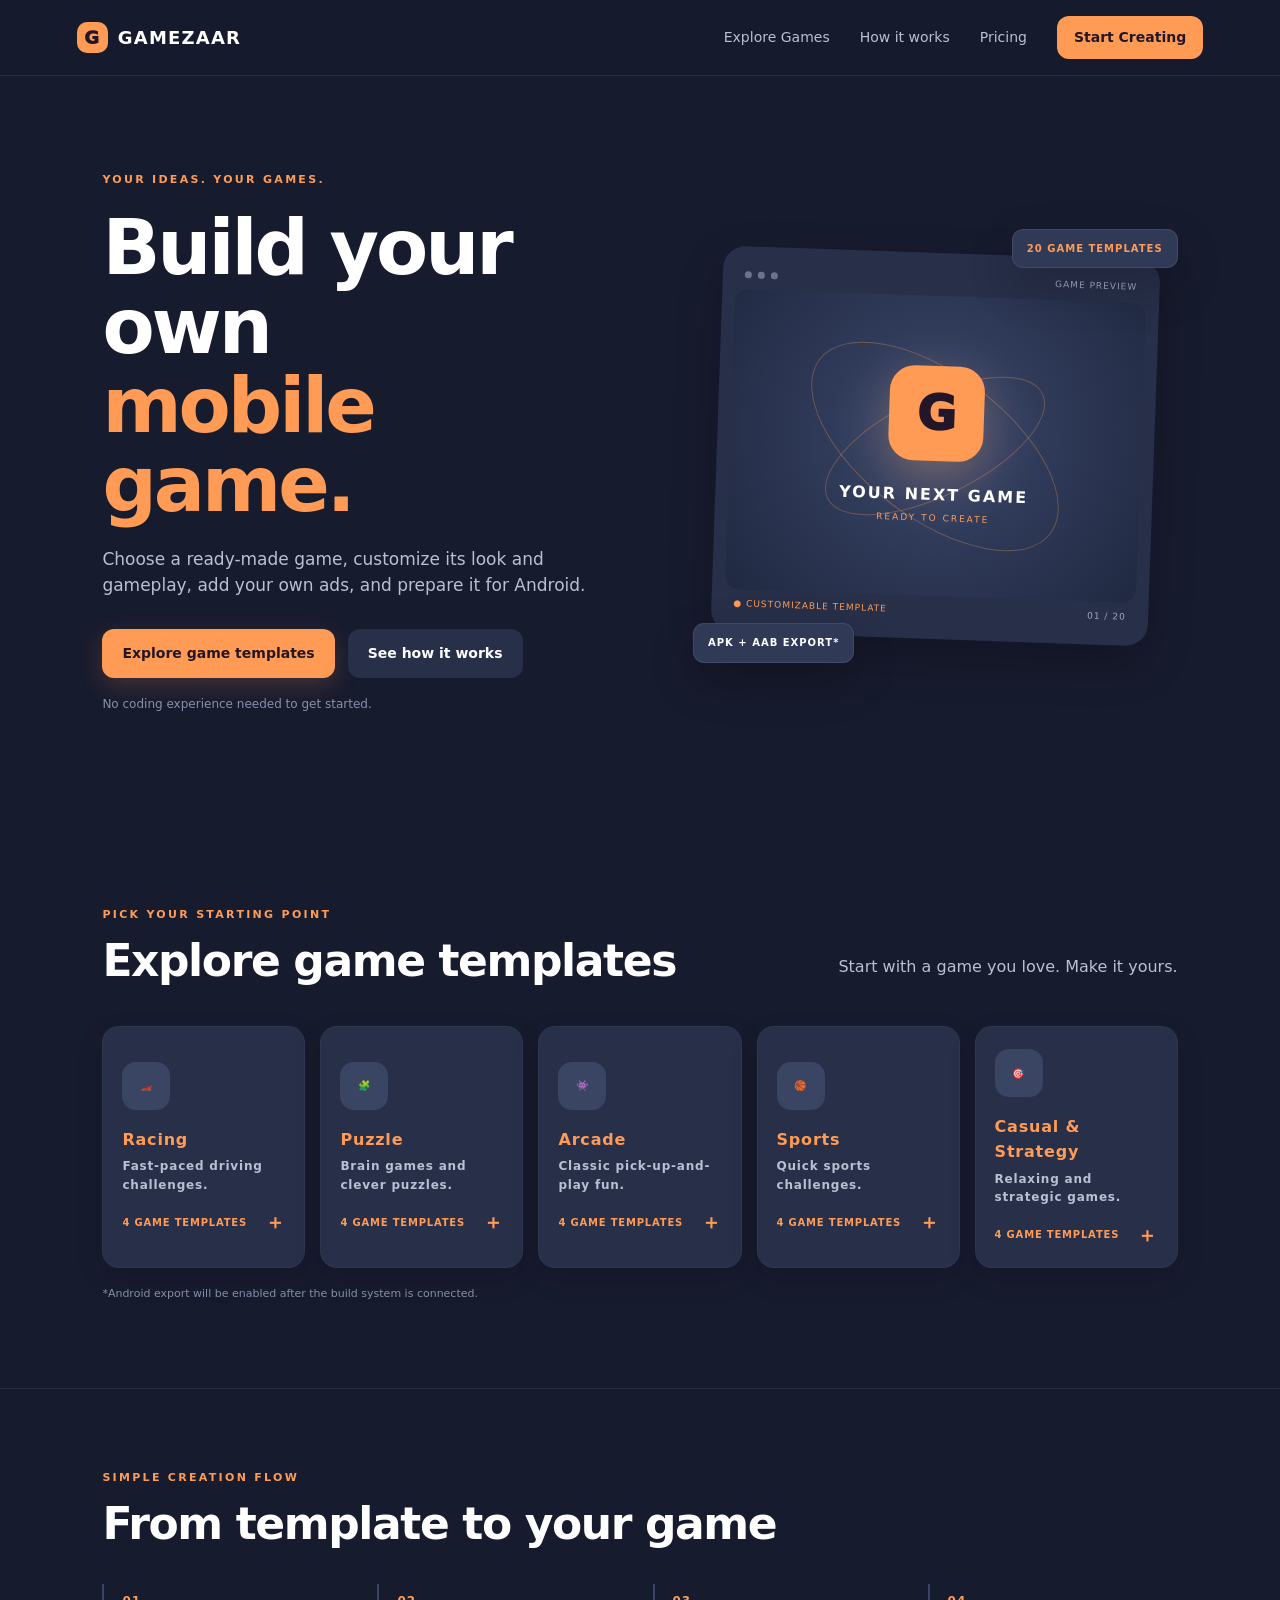
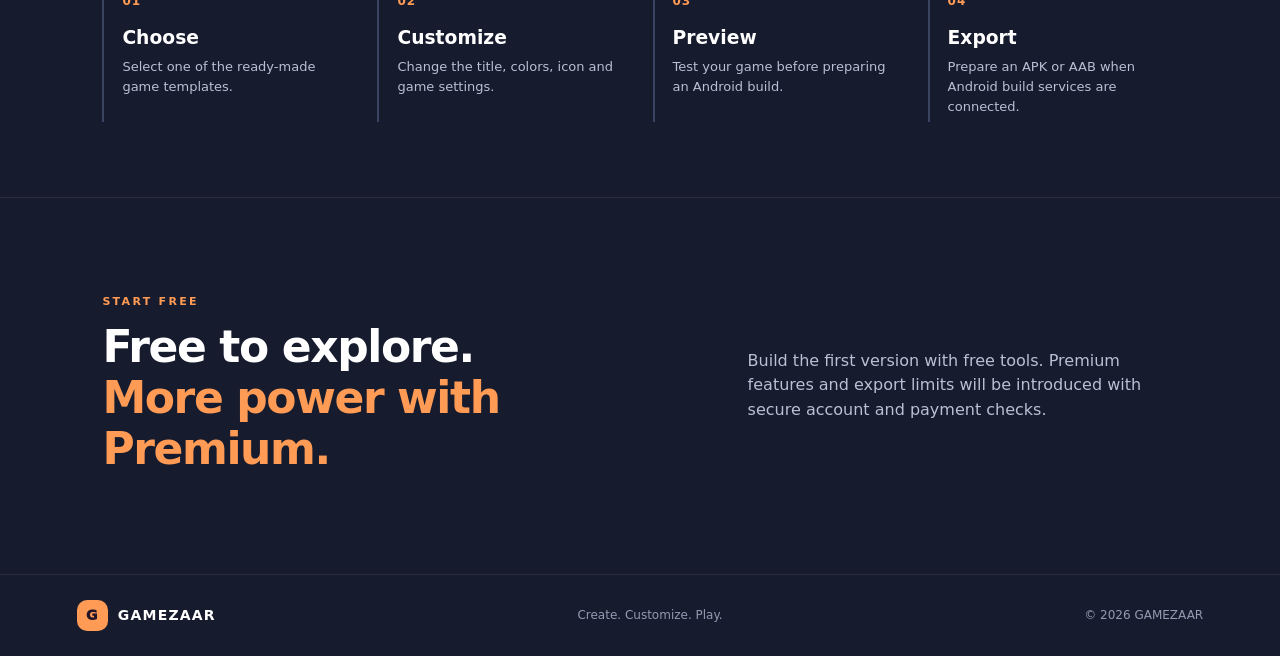
<file: index.html>
<!DOCTYPE html>
<html lang="en">
<head>
  <meta charset="UTF-8">
  <meta name="viewport" content="width=device-width, initial-scale=1.0">
  <meta name="theme-color" content="#171B2E">
  <meta name="description" content="GAMEZAAR — Create, customize and play your own mobile games.">
  <title>GAMEZAAR — Game Studio</title>
  <link rel="stylesheet" href="styles.css">
</head>
<body>
  <header class="site-header">
    <a class="brand" href="./" aria-label="GAMEZAAR home"><span class="brand-mark">G</span> GAMEZAAR</a>
    <button class="menu-toggle" id="menuToggle" aria-label="Toggle navigation" aria-expanded="false">☰</button>
    <nav class="nav" id="mainNav">
      <a href="#games">Explore Games</a>
      <a href="#how">How it works</a>
      <a href="#pricing">Pricing</a>
      <a class="nav-cta" href="#games">Start Creating</a>
    </nav>
  </header>

  <main>
    <section class="hero">
      <div class="hero-copy">
        <span class="eyebrow">YOUR IDEAS. YOUR GAMES.</span>
        <h1>Build your own<br><span>mobile game.</span></h1>
        <p>Choose a ready-made game, customize its look and gameplay, add your own ads, and prepare it for Android.</p>
        <div class="hero-actions">
          <a class="button button-primary" href="#games">Explore game templates</a>
          <a class="button button-quiet" href="#how">See how it works</a>
        </div>
        <p class="hero-note">No coding experience needed to get started.</p>
      </div>
      <div class="hero-art" aria-label="Game creation preview">
        <div class="preview-window">
          <div class="preview-top"><i></i><i></i><i></i><span>GAME PREVIEW</span></div>
          <div class="preview-scene">
            <div class="orbit orbit-one"></div><div class="orbit orbit-two"></div>
            <div class="game-cube">G</div>
            <div class="preview-label">YOUR NEXT GAME</div>
            <div class="preview-sub">READY TO CREATE</div>
          </div>
          <div class="preview-bottom"><span>● CUSTOMIZABLE TEMPLATE</span><span>01 / 20</span></div>
        </div>
        <div class="floating-chip chip-top">20 GAME TEMPLATES</div>
        <div class="floating-chip chip-bottom">APK + AAB EXPORT*</div>
      </div>
    </section>

    <section class="section" id="games">
      <div class="section-heading">
        <div><span class="eyebrow">PICK YOUR STARTING POINT</span><h2>Explore game templates</h2></div>
        <p>Start with a game you love. Make it yours.</p>
      </div>
      <div class="category-grid" id="categoryGrid">
        <button class="category-card" type="button" data-category-toggle="0" aria-expanded="false"><span class="category-icon">🏎️</span><span class="category-title">Racing</span><span class="category-description">Fast-paced driving challenges.</span><span class="category-meta">4 GAME TEMPLATES <b>＋</b></span></button>
        <button class="category-card" type="button" data-category-toggle="1" aria-expanded="false"><span class="category-icon">🧩</span><span class="category-title">Puzzle</span><span class="category-description">Brain games and clever puzzles.</span><span class="category-meta">4 GAME TEMPLATES <b>＋</b></span></button>
        <button class="category-card" type="button" data-category-toggle="2" aria-expanded="false"><span class="category-icon">👾</span><span class="category-title">Arcade</span><span class="category-description">Classic pick-up-and-play fun.</span><span class="category-meta">4 GAME TEMPLATES <b>＋</b></span></button>
        <button class="category-card" type="button" data-category-toggle="3" aria-expanded="false"><span class="category-icon">🏀</span><span class="category-title">Sports</span><span class="category-description">Quick sports challenges.</span><span class="category-meta">4 GAME TEMPLATES <b>＋</b></span></button>
        <button class="category-card" type="button" data-category-toggle="4" aria-expanded="false"><span class="category-icon">🎯</span><span class="category-title">Casual & Strategy</span><span class="category-description">Relaxing and strategic games.</span><span class="category-meta">4 GAME TEMPLATES <b>＋</b></span></button>
      </div>
      <section class="category-panel" data-category-panel="0" aria-label="Racing games" hidden><div class="panel-heading"><div><span class="eyebrow">RACING COLLECTION</span><h3>Racing Games</h3></div><button class="panel-close" type="button" aria-label="Close Racing games">✕</button></div><div class="panel-game-grid">
          <article class="panel-game-card"><div class="panel-game-art art-0"><span>🏎️</span></div><div class="panel-game-copy"><h4>Car Racing</h4><p>Dodge traffic and beat your best score.</p><button class="choose-game" type="button" data-game="Car Racing">Choose Game <span>→</span></button></div></article>
          <article class="panel-game-card"><div class="panel-game-art art-0"><span>🏍️</span></div><div class="panel-game-copy"><h4>Bike Racing</h4><p>Race through challenging tracks.</p><button class="choose-game" type="button" data-game="Bike Racing">Choose Game <span>→</span></button></div></article>
          <article class="panel-game-card"><div class="panel-game-art art-0"><span>🛣️</span></div><div class="panel-game-copy"><h4>Highway Racer</h4><p>Weave through fast-moving highway traffic.</p><button class="choose-game" type="button" data-game="Highway Racer">Choose Game <span>→</span></button></div></article>
          <article class="panel-game-card"><div class="panel-game-art art-0"><span>🚙</span></div><div class="panel-game-copy"><h4>Monster Truck</h4><p>Drive over obstacles and rough terrain.</p><button class="choose-game" type="button" data-game="Monster Truck">Choose Game <span>→</span></button></div></article>
        </div></section>
      <section class="category-panel" data-category-panel="1" aria-label="Puzzle games" hidden><div class="panel-heading"><div><span class="eyebrow">PUZZLE COLLECTION</span><h3>Puzzle Games</h3></div><button class="panel-close" type="button" aria-label="Close Puzzle games">✕</button></div><div class="panel-game-grid">
          <article class="panel-game-card"><div class="panel-game-art art-1"><span>🔢</span></div><div class="panel-game-copy"><h4>2048</h4><p>Combine tiles to reach the 2048 tile.</p><button class="choose-game" type="button" data-game="2048">Choose Game <span>→</span></button></div></article>
          <article class="panel-game-card"><div class="panel-game-art art-1"><span>🍬</span></div><div class="panel-game-copy"><h4>Match 3</h4><p>Match colorful pieces and clear the board.</p><button class="choose-game" type="button" data-game="Match 3">Choose Game <span>→</span></button></div></article>
          <article class="panel-game-card"><div class="panel-game-art art-1"><span>🧱</span></div><div class="panel-game-copy"><h4>Block Puzzle</h4><p>Fit blocks together and complete lines.</p><button class="choose-game" type="button" data-game="Block Puzzle">Choose Game <span>→</span></button></div></article>
          <article class="panel-game-card"><div class="panel-game-art art-1"><span>🔠</span></div><div class="panel-game-copy"><h4>Sudoku</h4><p>Fill the grid with logic and patience.</p><button class="choose-game" type="button" data-game="Sudoku">Choose Game <span>→</span></button></div></article>
        </div></section>
      <section class="category-panel" data-category-panel="2" aria-label="Arcade games" hidden><div class="panel-heading"><div><span class="eyebrow">ARCADE COLLECTION</span><h3>Arcade Games</h3></div><button class="panel-close" type="button" aria-label="Close Arcade games">✕</button></div><div class="panel-game-grid">
          <article class="panel-game-card"><div class="panel-game-art art-2"><span>🐍</span></div><div class="panel-game-copy"><h4>Snake</h4><p>Grow your snake without hitting obstacles.</p><button class="choose-game" type="button" data-game="Snake">Choose Game <span>→</span></button></div></article>
          <article class="panel-game-card"><div class="panel-game-art art-2"><span>🧱</span></div><div class="panel-game-copy"><h4>Brick Breaker</h4><p>Bounce the ball and break every brick.</p><button class="choose-game" type="button" data-game="Brick Breaker">Choose Game <span>→</span></button></div></article>
          <article class="panel-game-card"><div class="panel-game-art art-2"><span>🚀</span></div><div class="panel-game-copy"><h4>Space Shooter</h4><p>Defend your ship against waves of enemies.</p><button class="choose-game" type="button" data-game="Space Shooter">Choose Game <span>→</span></button></div></article>
          <article class="panel-game-card"><div class="panel-game-art art-2"><span>🪽</span></div><div class="panel-game-copy"><h4>Flying Challenge</h4><p>Fly through gaps and avoid obstacles.</p><button class="choose-game" type="button" data-game="Flying Challenge">Choose Game <span>→</span></button></div></article>
        </div></section>
      <section class="category-panel" data-category-panel="3" aria-label="Sports games" hidden><div class="panel-heading"><div><span class="eyebrow">SPORTS COLLECTION</span><h3>Sports Games</h3></div><button class="panel-close" type="button" aria-label="Close Sports games">✕</button></div><div class="panel-game-grid">
          <article class="panel-game-card"><div class="panel-game-art art-3"><span>🏏</span></div><div class="panel-game-copy"><h4>Cricket</h4><p>Time your shots and score big runs.</p><button class="choose-game" type="button" data-game="Cricket">Choose Game <span>→</span></button></div></article>
          <article class="panel-game-card"><div class="panel-game-art art-3"><span>⚽</span></div><div class="panel-game-copy"><h4>Penalty Shootout</h4><p>Aim, shoot and beat the goalkeeper.</p><button class="choose-game" type="button" data-game="Penalty Shootout">Choose Game <span>→</span></button></div></article>
          <article class="panel-game-card"><div class="panel-game-art art-3"><span>🏀</span></div><div class="panel-game-copy"><h4>Basketball</h4><p>Make baskets before the timer runs out.</p><button class="choose-game" type="button" data-game="Basketball">Choose Game <span>→</span></button></div></article>
          <article class="panel-game-card"><div class="panel-game-art art-3"><span>🏓</span></div><div class="panel-game-copy"><h4>Table Tennis</h4><p>Return the ball and win the rally.</p><button class="choose-game" type="button" data-game="Table Tennis">Choose Game <span>→</span></button></div></article>
        </div></section>
      <section class="category-panel" data-category-panel="4" aria-label="Casual & Strategy games" hidden><div class="panel-heading"><div><span class="eyebrow">CASUAL & STRATEGY COLLECTION</span><h3>Casual & Strategy Games</h3></div><button class="panel-close" type="button" aria-label="Close Casual & Strategy games">✕</button></div><div class="panel-game-grid">
          <article class="panel-game-card"><div class="panel-game-art art-4"><span>⭕</span></div><div class="panel-game-copy"><h4>Tic Tac Toe</h4><p>Outsmart your opponent in a classic grid.</p><button class="choose-game" type="button" data-game="Tic Tac Toe">Choose Game <span>→</span></button></div></article>
          <article class="panel-game-card"><div class="panel-game-art art-4"><span>💣</span></div><div class="panel-game-copy"><h4>Minesweeper</h4><p>Reveal safe tiles and avoid hidden mines.</p><button class="choose-game" type="button" data-game="Minesweeper">Choose Game <span>→</span></button></div></article>
          <article class="panel-game-card"><div class="panel-game-art art-4"><span>🧠</span></div><div class="panel-game-copy"><h4>Memory Match</h4><p>Flip cards and find matching pairs.</p><button class="choose-game" type="button" data-game="Memory Match">Choose Game <span>→</span></button></div></article>
          <article class="panel-game-card"><div class="panel-game-art art-4"><span>🃏</span></div><div class="panel-game-copy"><h4>Solitaire</h4><p>Arrange cards in the classic solo challenge.</p><button class="choose-game" type="button" data-game="Solitaire">Choose Game <span>→</span></button></div></article>
        </div></section>
      <p class="section-footnote">*Android export will be enabled after the build system is connected.</p>
    </section>

    <section class="section how-section" id="how">
      <span class="eyebrow">SIMPLE CREATION FLOW</span>
      <h2>From template to your game</h2>
      <div class="steps">
        <div class="step"><b>01</b><h3>Choose</h3><p>Select one of the ready-made game templates.</p></div>
        <div class="step"><b>02</b><h3>Customize</h3><p>Change the title, colors, icon and game settings.</p></div>
        <div class="step"><b>03</b><h3>Preview</h3><p>Test your game before preparing an Android build.</p></div>
        <div class="step"><b>04</b><h3>Export</h3><p>Prepare an APK or AAB when Android build services are connected.</p></div>
      </div>
    </section>

    <section class="section pricing-section" id="pricing">
      <div><span class="eyebrow">START FREE</span><h2>Free to explore.<br><span>More power with Premium.</span></h2></div>
      <p>Build the first version with free tools. Premium features and export limits will be introduced with secure account and payment checks.</p>
    </section>
  </main>

  <footer class="site-footer"><a class="brand" href="./"><span class="brand-mark">G</span> GAMEZAAR</a><span>Create. Customize. Play.</span><span>© <span id="year"></span> GAMEZAAR</span></footer>
  <script src="app.js"></script>
</body>
</html>
</file>
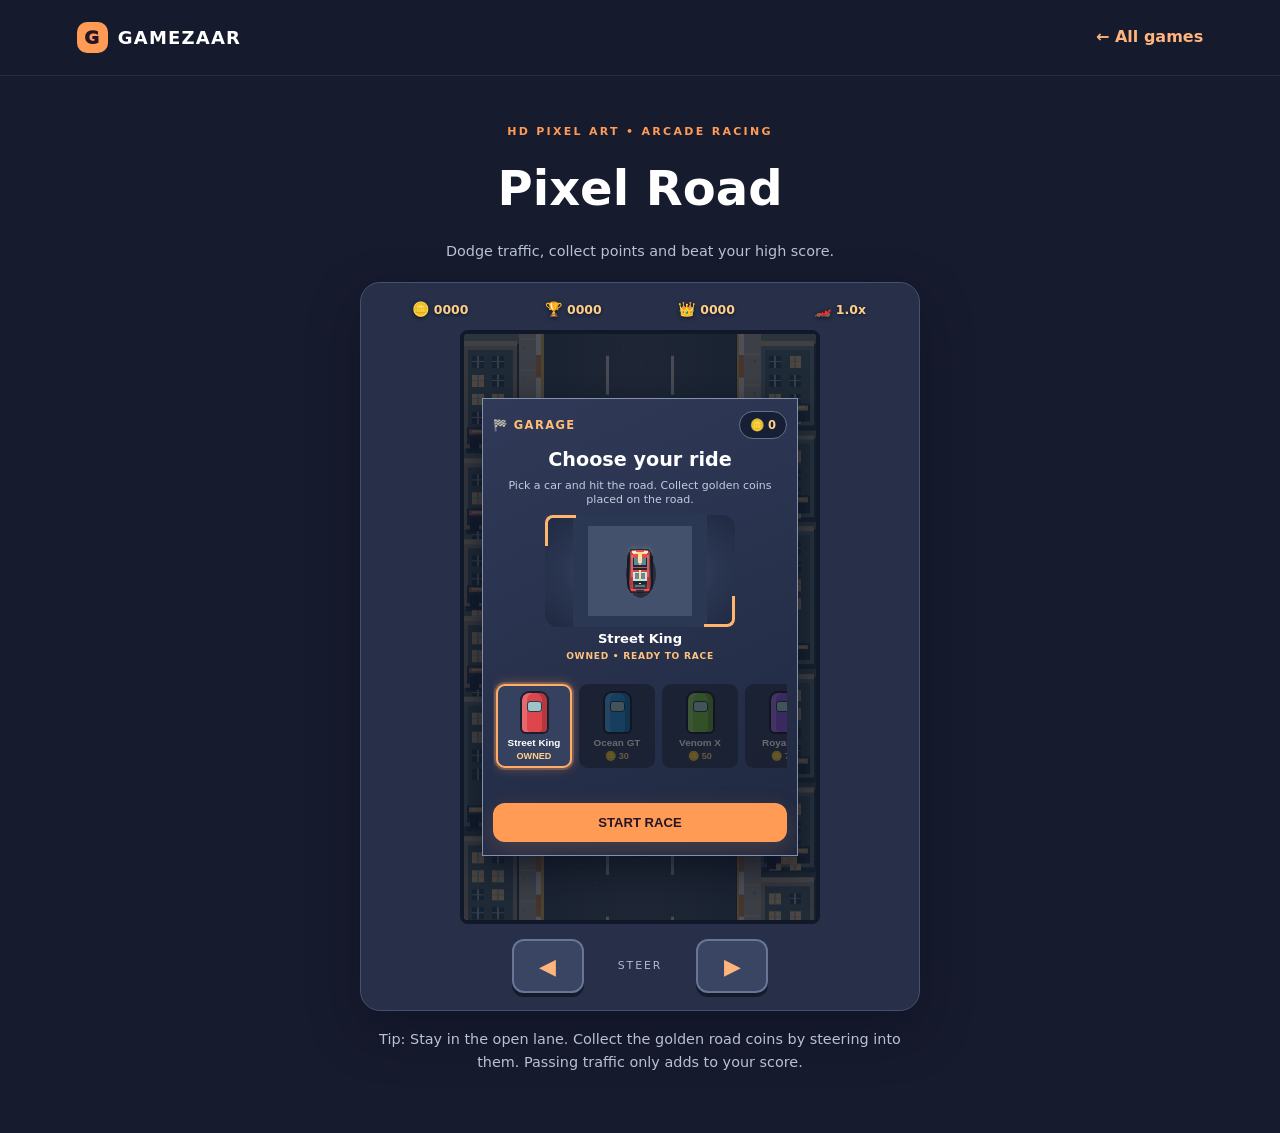
<file: car-racing.html>
<!DOCTYPE html>
<html lang="en">
<head>
<meta charset="UTF-8"><meta name="viewport" content="width=device-width,initial-scale=1,maximum-scale=1,user-scalable=no">
<meta name="theme-color" content="#171B2E"><title>Pixel Road — GAMEZAAR</title>
<link rel="stylesheet" href="styles.css"><link rel="stylesheet" href="car-racing.css?v=7">
</head>
<body class="race-page">
<header class="site-header"><a class="brand" href="./"><span class="brand-mark">G</span> GAMEZAAR</a><a class="studio-back" href="./">← All games</a></header>
<main class="race-main">
  <div class="race-heading"><span class="eyebrow">HD PIXEL ART • ARCADE RACING</span><h1>Pixel Road</h1><p>Dodge traffic, collect points and beat your high score.</p></div>
  <section class="race-shell" id="raceShell">
    <div class="race-hud" aria-label="Race information"><div class="hud-stat" aria-label="Coins"><span class="hud-icon" aria-hidden="true">🪙</span><strong id="coins">0000</strong></div><div class="hud-stat" aria-label="Score"><span class="hud-icon" aria-hidden="true">🏆</span><strong id="score">0000</strong></div><div class="hud-stat" aria-label="Best score"><span class="hud-icon" aria-hidden="true">👑</span><strong id="best">0000</strong></div><div class="hud-stat" aria-label="Speed"><span class="hud-icon" aria-hidden="true">🏎️</span><strong id="speed">1.0x</strong></div></div>
    <div class="canvas-wrap"><canvas id="game" width="360" height="600" aria-label="Car racing game"></canvas>
      <div class="game-overlay" id="overlay">
        <div class="overlay-card garage-card">
          <div class="garage-top"><span class="garage-brand">🏁 GARAGE</span><span class="garage-wallet">🪙 <strong id="garageCoins">0</strong></span></div>
          <h2 id="overlayTitle">Choose your ride</h2>
          <p id="overlayText">Pick a car and hit the road. Collect golden coins placed on the road.</p>
          <div class="garage-showcase">
            <div class="showcase-bracket"><canvas id="carPreview" width="180" height="150"></canvas></div>
            <div class="showcase-name"><strong id="selectedCarName">Street King</strong><span id="selectedCarStatus">OWNED • READY TO RACE</span></div>
          </div>
          <div class="garage-list-wrap"><div class="garage-list" id="garageList" aria-label="Choose a car"></div></div>
          <p class="garage-message" id="garageMessage" aria-live="polite"></p>
          <button id="startBtn" class="button button-primary garage-action" type="button">START RACE</button>
        </div>
      </div>
    </div>
    <div class="race-controls"><button type="button" id="leftBtn" aria-label="Move left">◀</button><span>STEER</span><button type="button" id="rightBtn" aria-label="Move right">▶</button></div>
  </section>
  <p class="race-tip">Tip: Stay in the open lane. Collect the golden road coins by steering into them. Passing traffic only adds to your score.</p>
</main>
<script src="car-racing.js?v=8"></script>
</body></html>
</file>
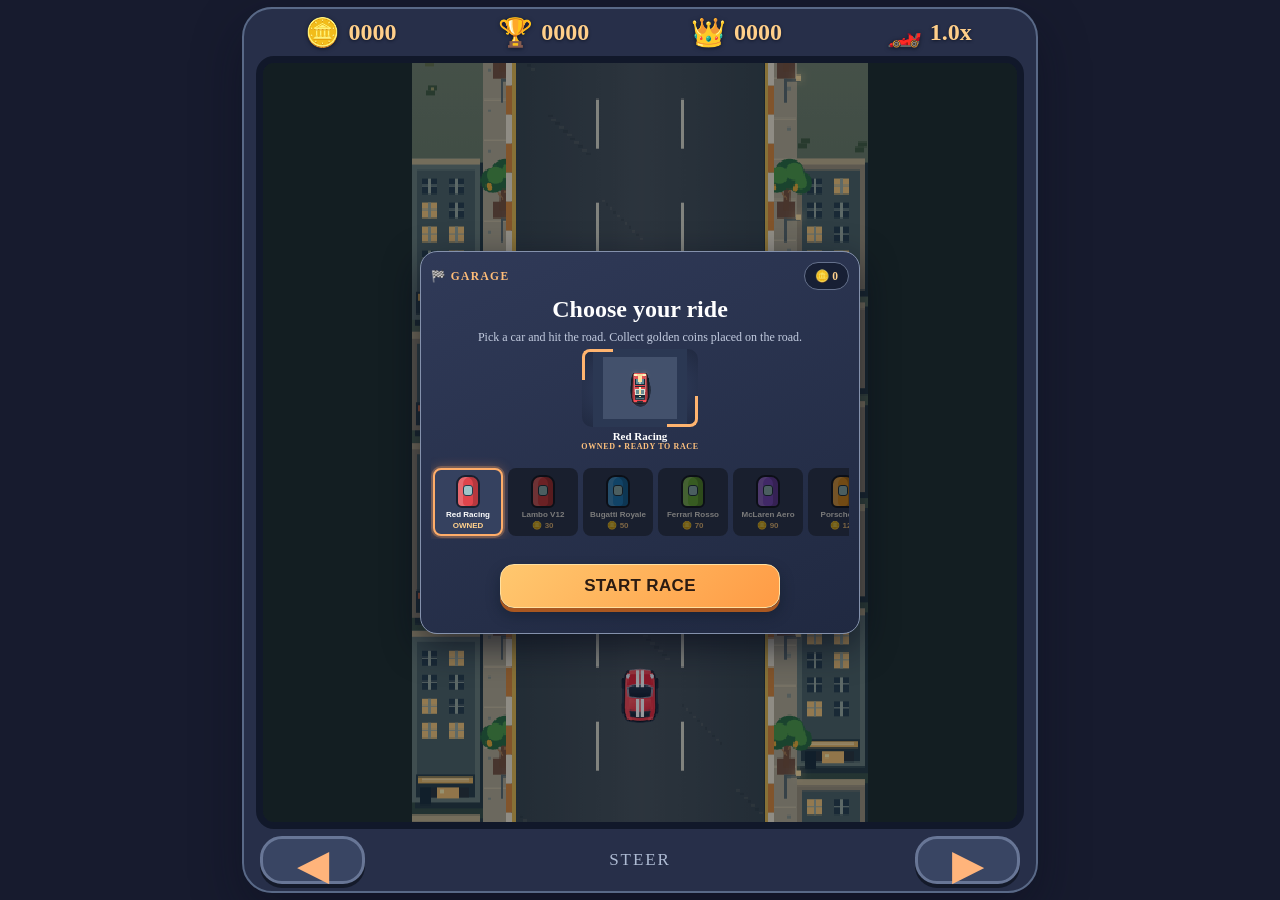
<file: preview.html>
<!DOCTYPE html>
<html lang="en"><head><meta charset="UTF-8"><meta name="viewport" content="width=device-width,initial-scale=1,maximum-scale=1,user-scalable=no"><meta name="theme-color" content="#171B2E"><title>GAMEZAAR Live Preview</title><link rel="stylesheet" href="car-racing.css?v=7"><link rel="stylesheet" href="preview-engine.css?v=7"></head>
<body class="race-page">
<main class="race-main">
<section class="race-shell" id="raceShell">
<div class="race-hud" aria-label="Race information"><div class="hud-stat" aria-label="Coins"><span class="hud-icon" aria-hidden="true">🪙</span><strong id="coins">0000</strong></div><div class="hud-stat" aria-label="Score"><span class="hud-icon" aria-hidden="true">🏆</span><strong id="score">0000</strong></div><div class="hud-stat" aria-label="Best score"><span class="hud-icon" aria-hidden="true">👑</span><strong id="best">0000</strong></div><div class="hud-stat" aria-label="Speed"><span class="hud-icon" aria-hidden="true">🏎️</span><strong id="speed">1.0x</strong></div></div>
<div class="canvas-wrap"><canvas id="game" width="360" height="600" aria-label="Car racing game"></canvas><div class="game-overlay" id="overlay"><div class="overlay-card garage-card"><div class="garage-top"><span class="garage-brand">🏁 GARAGE</span><span class="garage-wallet">🪙 <strong id="garageCoins">0</strong></span></div><h2 id="overlayTitle">Choose your ride</h2><p id="overlayText">Pick a car and hit the road. Collect golden coins placed on the road.</p><div class="garage-showcase"><div class="showcase-bracket"><canvas id="carPreview" width="180" height="150"></canvas></div><div class="showcase-name"><strong id="selectedCarName">Street King</strong><span id="selectedCarStatus">OWNED • READY TO RACE</span></div></div><div class="garage-list-wrap"><div class="garage-list" id="garageList" aria-label="Choose a car"></div></div><p class="garage-message" id="garageMessage" aria-live="polite"></p><button id="startBtn" class="button button-primary garage-action" type="button">START RACE</button></div></div></div>
<div class="race-controls"><button type="button" id="leftBtn" aria-label="Move left">◀</button><span>STEER</span><button type="button" id="rightBtn" aria-label="Move right">▶</button></div>
</section></main>
<script src="player-cars.js?v=1"></script><script src="traffic-cars.js?v=1"></script><script src="garage-cars.js?v=2"></script><script src="preview-engine.js?v=24"></script></body></html>
</file>
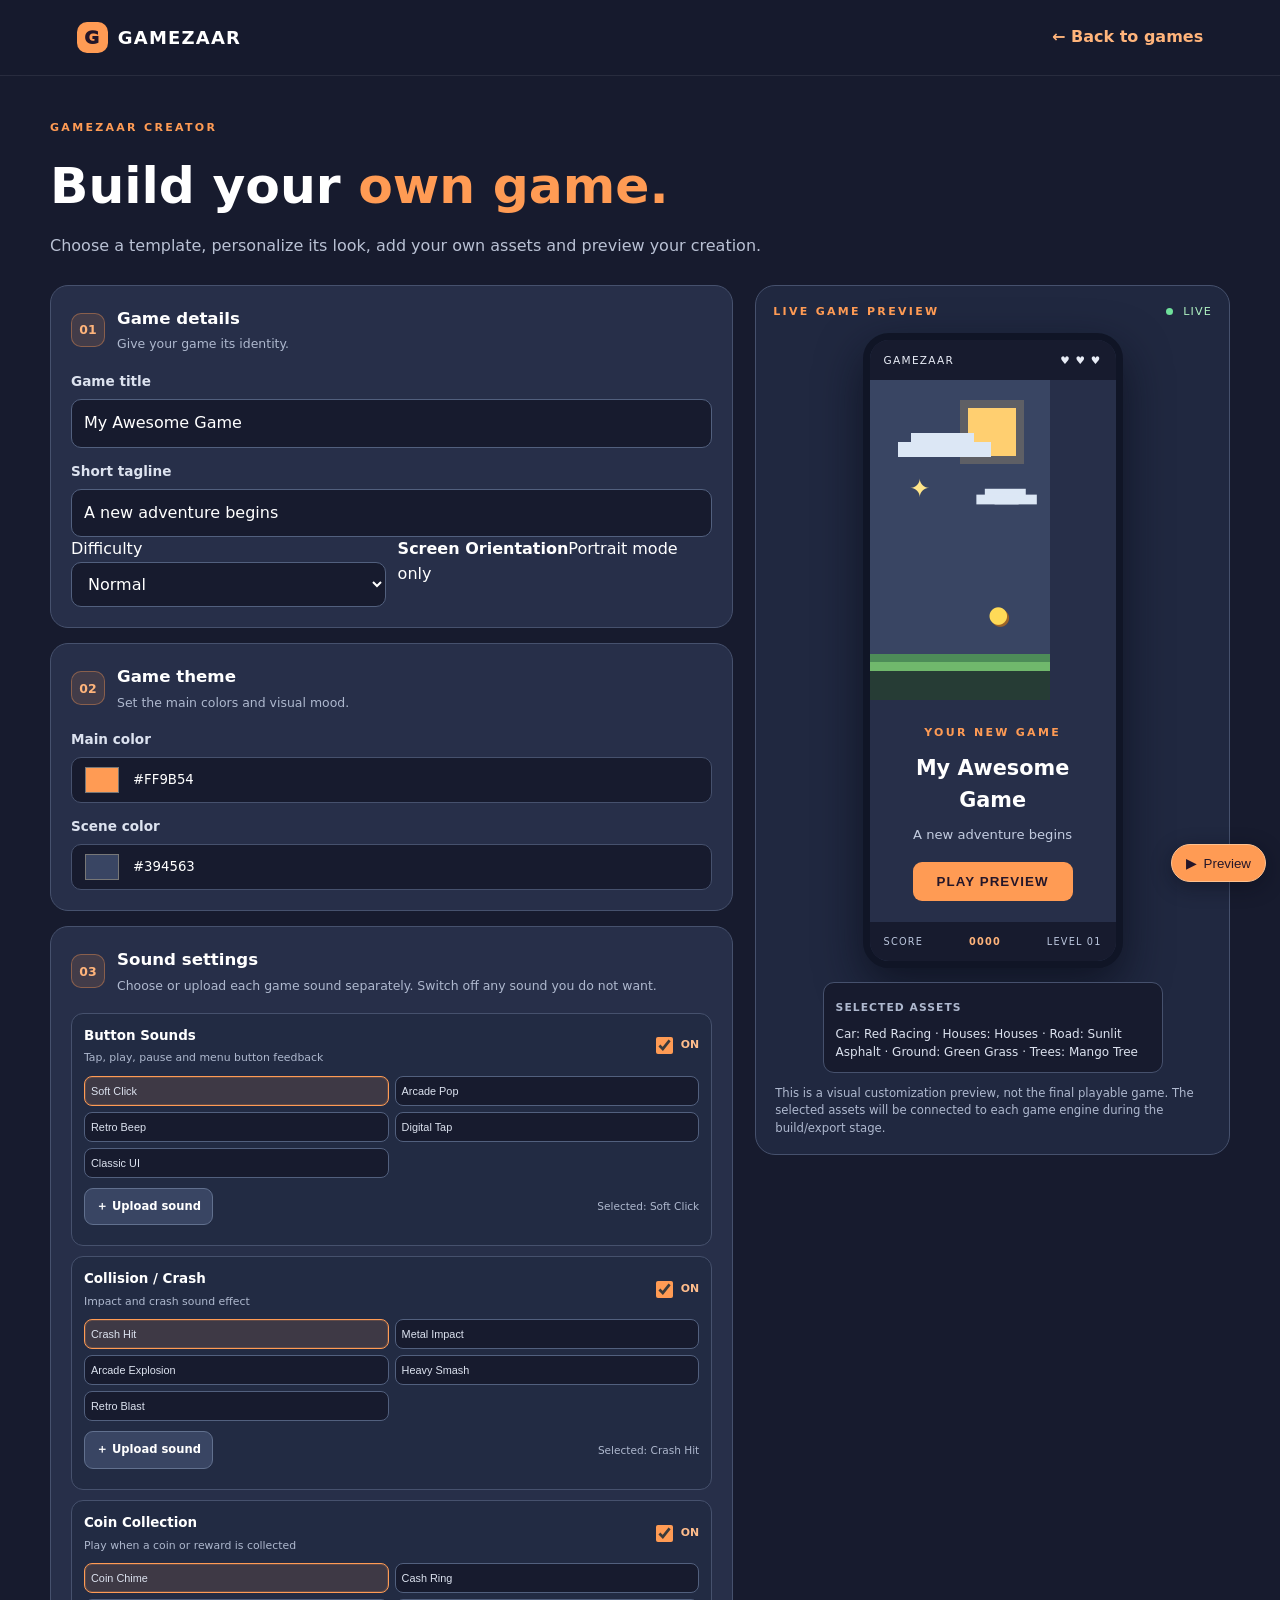
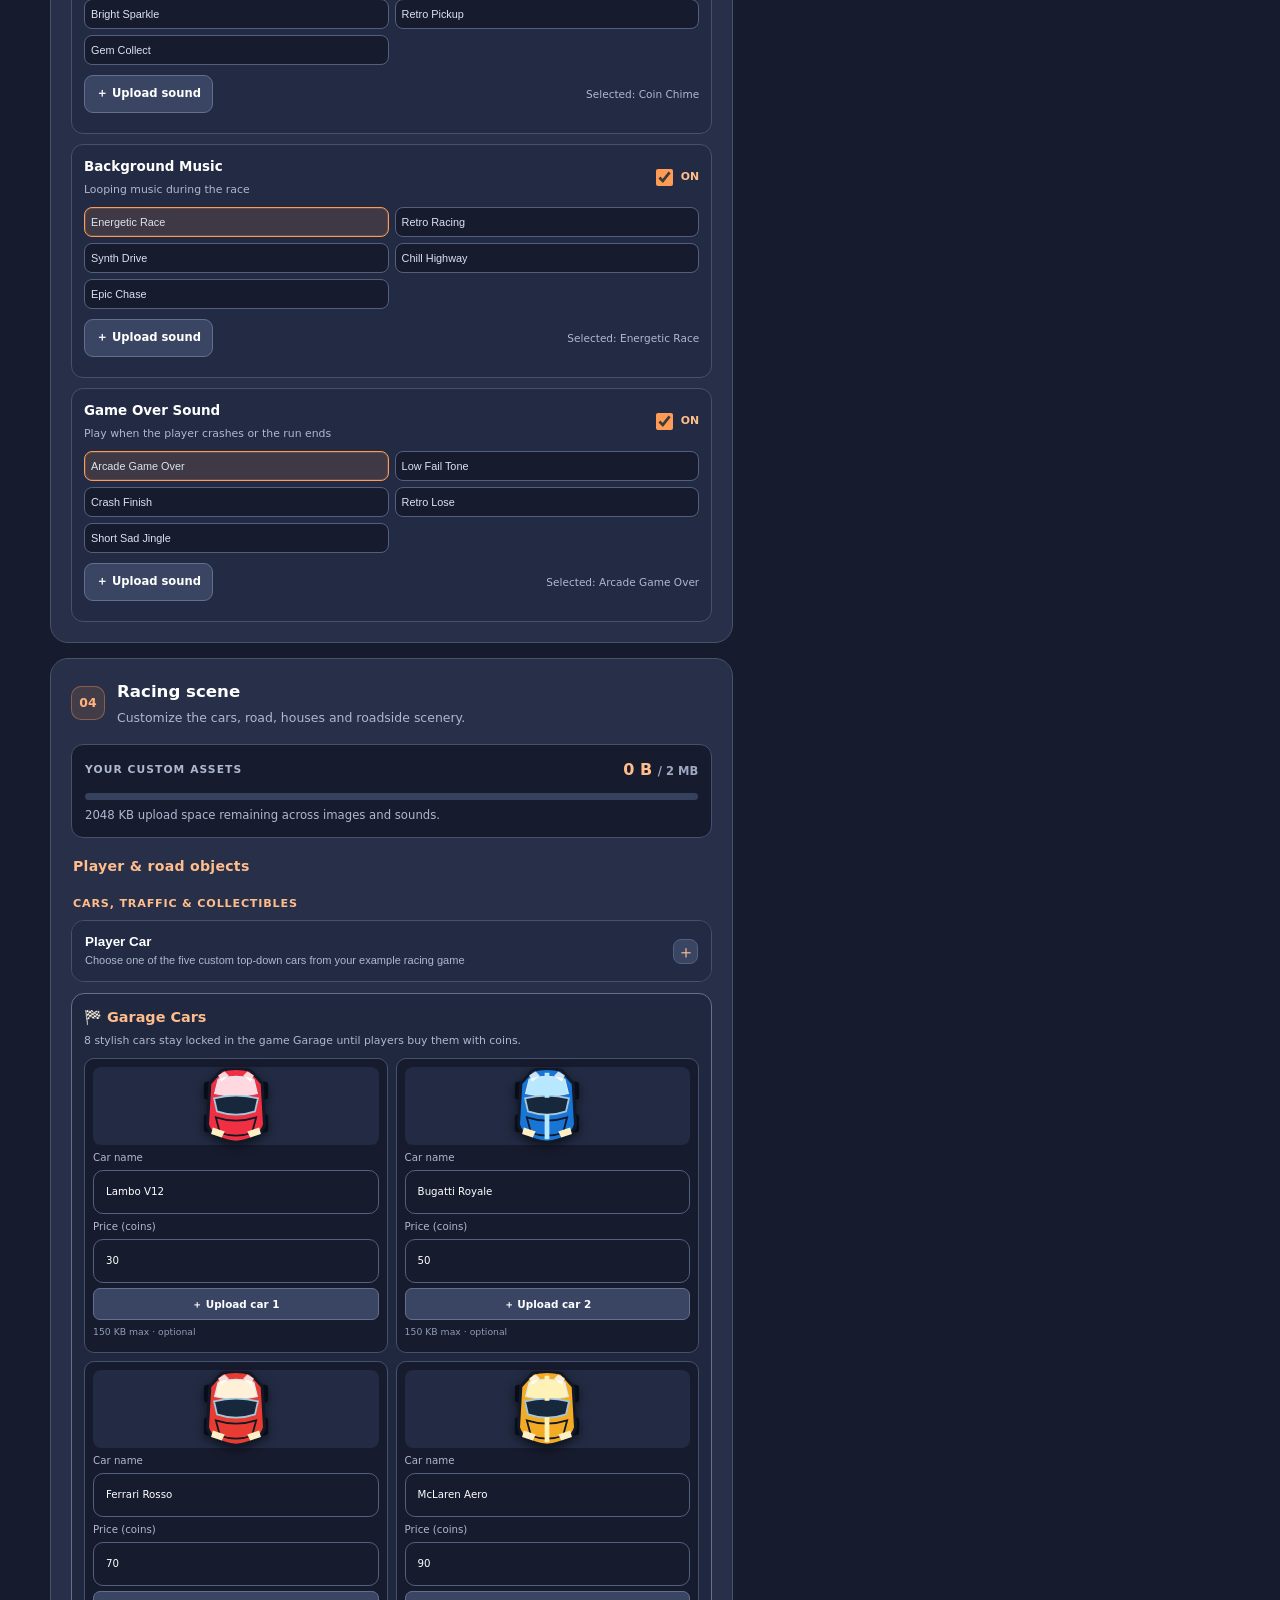
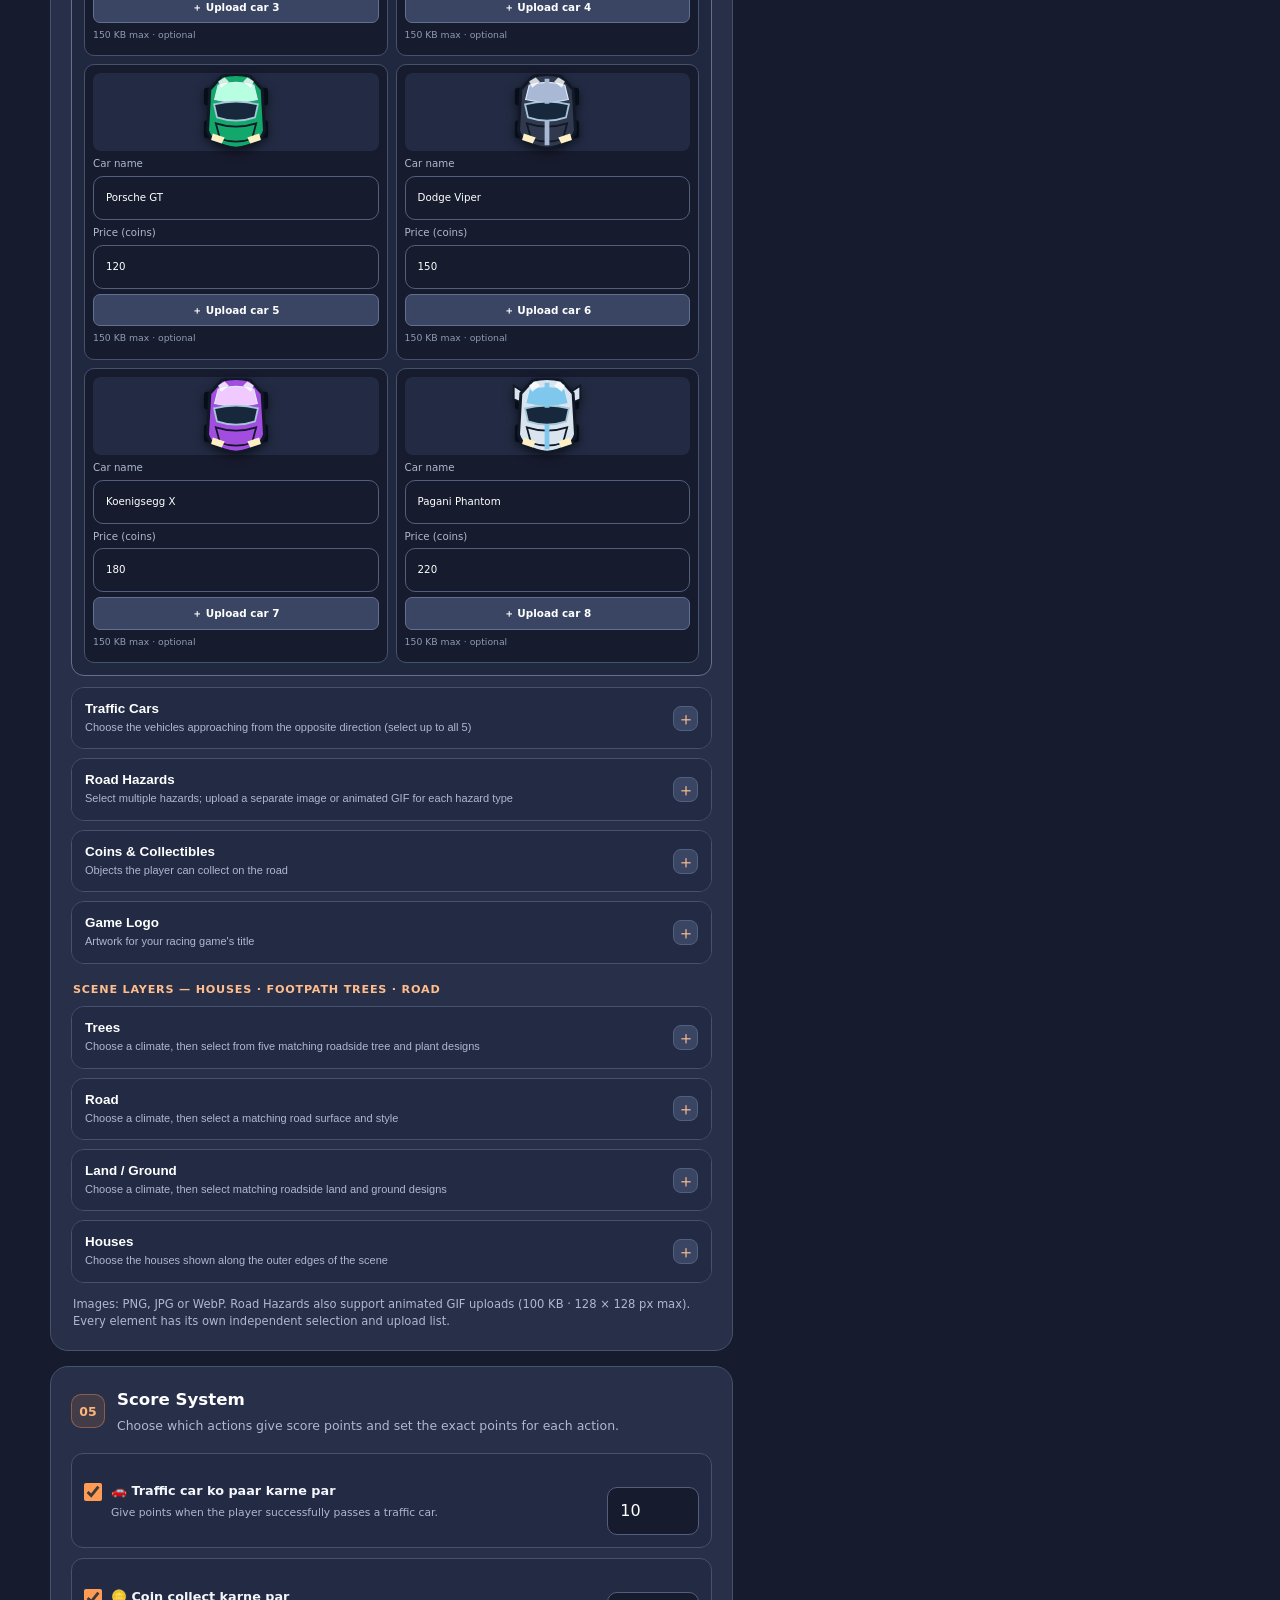
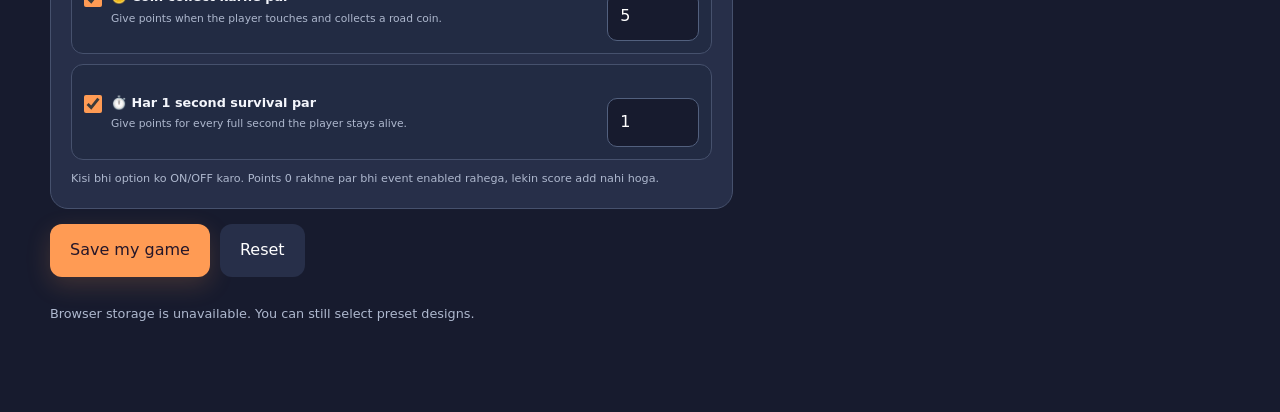
<file: studio.html>
<!DOCTYPE html>
<html lang="en">
<head>
  <meta charset="UTF-8">
  <meta name="viewport" content="width=device-width, initial-scale=1.0">
  <meta name="theme-color" content="#171B2E">
  <meta name="description" content="Build and customize a mobile game with GAMEZAAR.">
  <title>Game Builder — GAMEZAAR</title>
  <link rel="stylesheet" href="styles.css">
  <link rel="stylesheet" href="studio.css?v=traffic-car-size1">
</head>
<body class="studio-page">
  <header class="site-header">
    <a class="brand" href="./"><span class="brand-mark">G</span> GAMEZAAR</a>
    <a class="studio-back" href="./">← Back to games</a>
  </header>

  <main class="studio-main">
    <div class="studio-heading">
      <span class="eyebrow">GAMEZAAR CREATOR</span>
      <h1>Build your <span>own game.</span></h1>
      <p>Choose a template, personalize its look, add your own assets and preview your creation.</p>
    </div>

    <div class="builder-layout">
      <section class="builder-controls">
        <div class="studio-card">
          <div class="section-title"><span class="step-number">01</span><div><h2>Game details</h2><p>Give your game its identity.</p></div></div>
          <label for="gameTitle">Game title</label>
          <input id="gameTitle" maxlength="28" placeholder="My Awesome Game">
          <label for="gameSubtitle">Short tagline</label>
          <input id="gameSubtitle" maxlength="48" placeholder="A new adventure begins">
          <div class="studio-two">
            <div><label for="difficulty">Difficulty</label><select id="difficulty"><option>Easy</option><option selected>Normal</option><option>Hard</option></select></div>
            <div class="portrait-only-note"><strong>Screen Orientation</strong><span>Portrait mode only</span></div>
          </div>
        </div>

        <div class="studio-card">
          <div class="section-title"><span class="step-number">02</span><div><h2>Game theme</h2><p>Set the main colors and visual mood.</p></div></div>
          <label for="accentColor">Main color</label>
          <div class="color-row"><input type="color" id="accentColor" value="#ff9b54"><span id="accentValue">#FF9B54</span></div>
          <label for="sceneColor">Scene color</label>
          <div class="color-row"><input type="color" id="sceneColor" value="#394563"><span id="sceneValue">#394563</span></div>
        </div>

        <div class="studio-card sound-library-card" id="soundSection">
          <div class="section-title"><span class="step-number">03</span><div><h2>Sound settings</h2><p>Choose or upload each game sound separately. Switch off any sound you do not want.</p></div></div>
          <div id="soundGroups" class="sound-groups"></div>
        </div>

        <div class="studio-card asset-library-card">
          <div class="section-title"><span class="step-number">04</span><div><h2>Racing scene</h2><p>Customize the cars, road, houses and roadside scenery.</p></div></div>
          <div class="asset-budget">
            <div><span>YOUR CUSTOM ASSETS</span><strong id="assetTotal">0 KB <small>/ 2 MB</small></strong></div>
            <div class="budget-track"><i id="budgetFill"></i></div>
            <p id="assetBudgetNote">You can use up to 2 MB of your own images in one game.</p>
          </div>
          <h3 class="asset-subheading">Player & road objects</h3><div class="asset-group-label">CARS, TRAFFIC & COLLECTIBLES</div><div id="assetGroups" class="asset-groups"></div><div class="asset-group-label">SCENE LAYERS — HOUSES · FOOTPATH TREES · ROAD</div><div id="backgroundGroups" class="asset-groups"></div>
          <p class="asset-footnote">Images: PNG, JPG or WebP. Road Hazards also support animated GIF uploads (100 KB · 128 × 128 px max). Every element has its own independent selection and upload list.</p>
        </div>



        <div class="studio-card score-system-card" id="scoreSystemSection">
          <div class="section-title"><span class="step-number">05</span><div><h2>Score System</h2><p>Choose which actions give score points and set the exact points for each action.</p></div></div>
          <div class="score-system-list">
            <div class="score-rule" data-score-rule="overtake"><label class="score-rule-toggle"><input type="checkbox" id="scoreOvertakeEnabled" checked><span><b>🚗 Traffic car ko paar karne par</b><small>Give points when the player successfully passes a traffic car.</small></span></label><label class="score-points-label" for="scoreOvertakePoints">Points</label><input class="score-points-input" id="scoreOvertakePoints" type="number" min="0" max="999999" step="1" value="10"></div>
            <div class="score-rule" data-score-rule="coin"><label class="score-rule-toggle"><input type="checkbox" id="scoreCoinEnabled" checked><span><b>🪙 Coin collect karne par</b><small>Give points when the player touches and collects a road coin.</small></span></label><label class="score-points-label" for="scoreCoinPoints">Points</label><input class="score-points-input" id="scoreCoinPoints" type="number" min="0" max="999999" step="1" value="5"></div>
            <div class="score-rule" data-score-rule="survival"><label class="score-rule-toggle"><input type="checkbox" id="scoreSurvivalEnabled" checked><span><b>⏱️ Har 1 second survival par</b><small>Give points for every full second the player stays alive.</small></span></label><label class="score-points-label" for="scoreSurvivalPoints">Points / second</label><input class="score-points-input" id="scoreSurvivalPoints" type="number" min="0" max="999999" step="1" value="1"></div>
          </div>
          <p class="score-system-note">Kisi bhi option ko ON/OFF karo. Points 0 rakhne par bhi event enabled rahega, lekin score add nahi hoga.</p>
        </div>

        <div class="studio-actions">
          <button class="button button-primary" id="saveGame" type="button">Save my game</button>
          <button class="button button-quiet" id="resetGame" type="button">Reset</button>
        </div>
        <p class="studio-status" id="saveStatus" role="status">Your selections are previewed instantly. Save to keep your settings on this device.</p>
      </section>

      <aside class="studio-preview-wrap">
        <div class="preview-heading"><span class="eyebrow">LIVE GAME PREVIEW</span><span class="preview-live"><i></i> LIVE</span></div>
        <div class="game-device" id="gameDevice">
          <div class="device-top"><span>GAMEZAAR</span><span>♥ ♥ ♥</span></div>
          <div class="pixel-scene" id="pixelScene">
            <div class="pixel-sun"></div><div class="pixel-cloud cloud-a"></div><div class="pixel-cloud cloud-b"></div>
            <div class="pixel-platform"></div><div class="pixel-player" id="previewPlayer">🏎️</div><div class="pixel-star">✦</div>
            <div class="preview-coin" id="previewCoin">●</div>
          </div>
          <div class="device-game-info"><span class="eyebrow">YOUR NEW GAME</span><h2 id="previewTitle">My Awesome Game</h2><p id="previewSubtitle">A new adventure begins</p><button type="button" id="previewPlay">PLAY PREVIEW</button></div>
          <div class="device-footer">SCORE <b>0000</b><span>LEVEL 01</span></div>
        </div>
        <div class="preview-selection"><span>SELECTED ASSETS</span><p id="selectedSummary">Starter car · Starter coin · Starter road</p></div>
        <p class="preview-caption">This is a visual customization preview, not the final playable game. The selected assets will be connected to each game engine during the build/export stage.</p>
      </aside>
    </div>
  </main>

  <button class="floating-preview-button" id="floatingPreviewButton" type="button" aria-haspopup="dialog" aria-controls="playablePreviewModal"><span aria-hidden="true">▶</span><span>Preview</span></button>
  <div class="playable-preview-modal" id="playablePreviewModal" role="dialog" aria-modal="true" aria-labelledby="playablePreviewTitle" aria-hidden="true">
    <div class="playable-preview-panel">
      <div class="playable-preview-header"><div><span class="eyebrow">GAMEZAAR TEST MODE</span><h2 id="playablePreviewTitle">Play your game</h2></div><button class="playable-preview-close" id="closePlayablePreview" type="button" aria-label="Close game preview">×</button></div>
      <iframe id="playablePreviewFrame" title="Your customized game preview" src="about:blank" loading="lazy" allow="autoplay; fullscreen"></iframe>
      <p class="playable-preview-note">This preview uses your current Studio settings and uploaded images. Save is not required to test your latest changes.</p>
    </div>
  </div>
  <script src="player-cars.js?v=1"></script><script src="traffic-cars.js?v=1"></script><script src="garage-cars.js?v=2"></script><script src="studio.js?v=road-hazards-multiselect-2"></script>
</body>
</html>
</file>
<file: styles.css>
:root{--bg:#171B2E;--card:#272F49;--secondary:#394563;--orange:#FF9B54;--button-text:#241629;--white:#fff;--muted:#B9C0D2;--line:rgba(255,255,255,.08);--shadow:0 18px 45px rgba(0,0,0,.22)}
*{box-sizing:border-box}html{scroll-behavior:smooth}body{margin:0;background:var(--bg);color:var(--white);font-family:Inter,ui-sans-serif,system-ui,-apple-system,"Segoe UI",sans-serif;line-height:1.55}a{color:inherit;text-decoration:none}.site-header{height:76px;padding:0 clamp(20px,6vw,88px);display:flex;align-items:center;justify-content:space-between;border-bottom:1px solid var(--line);position:sticky;top:0;background:rgba(23,27,46,.92);backdrop-filter:blur(14px);z-index:10}.brand{display:inline-flex;align-items:center;gap:10px;font-weight:900;letter-spacing:1.2px;font-size:18px}.brand-mark{width:31px;height:31px;display:grid;place-items:center;border-radius:10px;background:var(--orange);color:var(--button-text);font-weight:1000}.nav{display:flex;align-items:center;gap:30px;color:var(--muted);font-size:14px}.nav a:hover{color:var(--orange)}.nav .nav-cta{background:var(--orange);color:var(--button-text);font-weight:800;padding:11px 17px;border-radius:12px}.menu-toggle{display:none;background:none;border:0;color:white;font-size:25px}.hero{padding:90px clamp(20px,8vw,120px) 100px;display:grid;grid-template-columns:1.05fr .95fr;gap:55px;align-items:center;max-width:1500px;margin:auto;min-height:610px}.eyebrow{font-size:11px;letter-spacing:2.3px;color:var(--orange);font-weight:850}.hero h1{font-size:clamp(46px,6vw,76px);line-height:1.04;letter-spacing:-3px;margin:17px 0 22px}.hero h1 span,.pricing-section h2 span{color:var(--orange)}.hero-copy>p{max-width:530px;color:var(--muted);font-size:17px}.hero-actions{display:flex;gap:13px;flex-wrap:wrap;margin-top:30px}.button{display:inline-flex;align-items:center;justify-content:center;padding:14px 20px;border-radius:12px;font-size:14px;font-weight:850;transition:transform .2s,box-shadow .2s}.button:hover{transform:translateY(-2px)}.button-primary{background:var(--orange);color:var(--button-text);box-shadow:0 8px 25px rgba(255,155,84,.18)}.button-quiet{background:var(--card);color:var(--white)}.hero-copy .hero-note{font-size:12px;margin-top:17px;color:#8791AA}.hero-art{position:relative;padding:24px}.preview-window{background:var(--card);border-radius:22px;padding:13px;box-shadow:var(--shadow);transform:rotate(2deg)}.preview-top,.preview-bottom{height:30px;display:flex;align-items:center;gap:6px;padding:0 9px;color:#9DA8C1;font-size:9px;letter-spacing:1px}.preview-top i{width:7px;height:7px;border-radius:50%;background:#69748F}.preview-top span{margin-left:auto}.preview-scene{height:300px;border-radius:14px;background:radial-gradient(circle at 50% 45%,#465477 0,#303B5A 40%,#202941 100%);display:flex;flex-direction:column;align-items:center;justify-content:center;position:relative;overflow:hidden}.orbit{position:absolute;border:1px solid rgba(255,155,84,.3);border-radius:50%;width:240px;height:100px;transform:rotate(-28deg)}.orbit-two{width:290px;height:145px;transform:rotate(35deg)}.game-cube{width:95px;height:95px;border-radius:25px;display:grid;place-items:center;background:var(--orange);color:var(--button-text);font-size:48px;font-weight:1000;box-shadow:0 15px 40px rgba(255,155,84,.25);z-index:1}.preview-label{font-weight:900;letter-spacing:2px;margin-top:22px;z-index:1}.preview-sub{font-size:9px;color:var(--orange);letter-spacing:2px;margin-top:5px;z-index:1}.preview-bottom{justify-content:space-between}.preview-bottom span:first-child{color:var(--orange)}.floating-chip{position:absolute;background:#303A57;border:1px solid rgba(255,255,255,.08);border-radius:11px;padding:11px 14px;font-size:10px;letter-spacing:1px;font-weight:850;box-shadow:var(--shadow)}.chip-top{top:0;right:0;color:var(--orange)}.chip-bottom{bottom:0;left:0}.section{padding:75px clamp(20px,8vw,120px);max-width:1500px;margin:auto}.section-heading{display:flex;align-items:end;justify-content:space-between;gap:25px;margin-bottom:30px}.section h2,.pricing-section h2{font-size:clamp(30px,4vw,44px);line-height:1.15;letter-spacing:-1.4px;margin:10px 0}.section-heading>p,.pricing-section>p{color:var(--muted);max-width:360px}.category-grid{display:grid;grid-template-columns:repeat(5,1fr);gap:15px}.category-card{background:var(--card);padding:22px 19px;border-radius:17px;box-shadow:0 10px 28px rgba(0,0,0,.13);transition:transform .2s,box-shadow .2s}.category-card:hover{transform:translateY(-5px);box-shadow:0 18px 35px rgba(0,0,0,.24)}.category-icon{width:48px;height:48px;display:grid;place-items:center;background:var(--secondary);border-radius:14px;font-size:24px}.category-card h3{font-size:16px;margin:18px 0 5px}.category-card p{font-size:12px;color:var(--muted);min-height:38px;margin:0 0 17px}.category-card>span{font-size:10px;color:var(--orange);font-weight:800;letter-spacing:.8px}.section-footnote{font-size:11px;color:#8791AA;margin-top:17px}.how-section{border-top:1px solid var(--line);border-bottom:1px solid var(--line)}.steps{display:grid;grid-template-columns:repeat(4,1fr);gap:25px;margin-top:35px}.step{border-left:2px solid var(--secondary);padding:4px 0 4px 18px}.step b{color:var(--orange);font-size:12px;letter-spacing:1px}.step h3{margin:10px 0 5px}.step p{color:var(--muted);font-size:13px;margin:0}.pricing-section{display:flex;align-items:center;justify-content:space-between;gap:35px;padding-top:90px;padding-bottom:90px}.pricing-section>p{max-width:430px}.site-footer{padding:25px clamp(20px,6vw,88px);border-top:1px solid var(--line);display:flex;justify-content:space-between;align-items:center;gap:20px;color:#929BB1;font-size:12px}.site-footer .brand{color:white;font-size:14px}
@media(max-width:900px){.hero{grid-template-columns:1fr;gap:35px;padding-top:65px}.hero-art{max-width:570px;width:100%;margin:auto}.category-grid{grid-template-columns:repeat(2,1fr)}.category-card:last-child{grid-column:span 2}.steps{grid-template-columns:repeat(2,1fr)}}
@media(max-width:620px){.site-header{height:65px}.menu-toggle{display:block}.nav{display:none;position:absolute;top:64px;left:0;right:0;background:#202740;padding:18px 22px 22px;flex-direction:column;align-items:stretch;gap:18px}.nav.open{display:flex}.nav .nav-cta{text-align:center}.hero{padding:58px 22px 70px;min-height:0}.hero h1{letter-spacing:-2px}.hero-copy>p{font-size:15px}.hero-art{padding:15px}.preview-scene{height:245px}.section{padding:60px 22px}.section-heading{display:block}.section-heading>p{font-size:13px}.category-grid{gap:11px}.category-card{padding:17px 14px}.category-card h3{font-size:14px}.category-card p{font-size:11px}.steps{gap:20px}.pricing-section{display:block}.site-footer{flex-wrap:wrap}.site-footer>span:last-child{width:100%}}


/* Game template catalogue */
.game-tools{display:grid;gap:16px;margin:26px 0 22px}
#gameSearch{width:100%;max-width:460px;padding:14px 16px;border:1px solid rgba(255,255,255,.1);border-radius:13px;background:var(--card);color:var(--white);font:inherit;outline:none}
#gameSearch:focus{border-color:var(--orange);box-shadow:0 0 0 3px rgba(255,155,84,.12)}
.filter-row{display:flex;gap:9px;flex-wrap:wrap}
.filter-chip{border:1px solid rgba(255,255,255,.1);background:var(--card);color:var(--muted);padding:9px 14px;border-radius:999px;font:600 13px inherit;cursor:pointer}
.filter-chip:hover,.filter-chip.active{background:var(--orange);border-color:var(--orange);color:var(--button-text)}
.game-grid{display:grid;grid-template-columns:repeat(4,minmax(0,1fr));gap:17px}
.game-card{overflow:hidden;border-radius:18px;background:var(--card);box-shadow:var(--shadow);transition:transform .2s,box-shadow .2s}
.game-card:hover{transform:translateY(-4px);box-shadow:0 22px 48px rgba(0,0,0,.3)}
.game-card[hidden]{display:none}
.game-art{height:142px;display:grid;place-items:center;font-size:56px;background:radial-gradient(circle at 50% 45%,rgba(255,155,84,.22),transparent 65%),var(--secondary)}
.game-art.puzzle{background:radial-gradient(circle,rgba(140,130,255,.22),transparent 65%),var(--secondary)}
.game-art.arcade{background:radial-gradient(circle,rgba(60,210,190,.18),transparent 65%),var(--secondary)}
.game-art.sports{background:radial-gradient(circle,rgba(255,210,90,.2),transparent 65%),var(--secondary)}
.game-art.casual{background:radial-gradient(circle,rgba(255,120,160,.18),transparent 65%),var(--secondary)}
.game-info{padding:16px}
.game-info>span{font-size:10px;letter-spacing:1.2px;color:var(--orange);font-weight:800}
.game-info h3{margin:6px 0;font-size:17px}
.game-info p{min-height:43px;margin:0 0 14px;color:var(--muted);font-size:12px}
.choose-game{width:100%;border:0;border-radius:10px;padding:11px;background:var(--orange);color:var(--button-text);font-weight:800;cursor:pointer}
.choose-game:active{transform:scale(.98)}
.game-count{color:var(--muted);font-size:13px;margin-top:18px}
@media(max-width:900px){.game-grid{grid-template-columns:repeat(2,minmax(0,1fr))}}
@media(max-width:480px){.game-grid{gap:11px}.game-art{height:112px;font-size:46px}.game-info{padding:12px}.game-info h3{font-size:15px}.game-info p{font-size:11px;min-height:54px}.filter-chip{font-size:12px;padding:8px 11px}}


/* Category-first game browser */
.game-tools,.game-grid,.game-count{display:none!important}
.category-grid{display:grid;grid-template-columns:repeat(5,minmax(0,1fr));gap:15px}
.category-card{width:100%;text-align:left;color:var(--white);font:inherit;border:1px solid rgba(255,255,255,.035);cursor:pointer;position:relative}
.category-card[aria-expanded="true"]{outline:2px solid var(--orange);background:#303A57}
.category-card .category-title{display:block;font-size:16px;font-weight:850;margin:18px 0 5px}
.category-card .category-description{display:block;font-size:12px;color:var(--muted);min-height:38px}
.category-meta{display:flex;justify-content:space-between;align-items:center;color:var(--orange);font-size:10px;font-weight:850;letter-spacing:.8px;margin-top:17px}
.category-meta b{font-size:20px;line-height:1}
.category-panel{margin-top:22px;padding:22px;background:#202840;border:1px solid rgba(255,155,84,.22);border-radius:20px;box-shadow:var(--shadow);animation:panelReveal .22s ease-out}
.category-panel[hidden]{display:none}
@keyframes panelReveal{from{opacity:0;transform:translateY(-8px)}to{opacity:1;transform:translateY(0)}}
.panel-heading{display:flex;align-items:center;justify-content:space-between;margin-bottom:18px}
.panel-heading h3{margin:5px 0 0;font-size:22px}
.panel-close{width:36px;height:36px;border:0;border-radius:10px;background:var(--card);color:var(--white);font-size:18px;cursor:pointer}
.panel-game-grid{display:grid;grid-template-columns:repeat(4,minmax(0,1fr));gap:14px}
.panel-game-card{overflow:hidden;border-radius:15px;background:var(--card);border:1px solid rgba(255,255,255,.055)}
.panel-game-art{height:118px;display:grid;place-items:center;position:relative;overflow:hidden;background:radial-gradient(circle at 50% 45%,rgba(255,155,84,.3),transparent 64%),linear-gradient(135deg,#394563,#252e48)}
.panel-game-art:before,.panel-game-art:after{content:"";position:absolute;border:1px solid rgba(255,255,255,.13);border-radius:50%;width:125px;height:125px}
.panel-game-art:after{width:85px;height:85px}
.panel-game-art span{position:relative;z-index:1;font-size:48px;filter:drop-shadow(0 8px 10px rgba(0,0,0,.25))}
.panel-game-art.art-1{background:radial-gradient(circle,rgba(153,135,255,.3),transparent 65%),linear-gradient(135deg,#394563,#252e48)}
.panel-game-art.art-2{background:radial-gradient(circle,rgba(65,218,190,.25),transparent 65%),linear-gradient(135deg,#394563,#252e48)}
.panel-game-art.art-3{background:radial-gradient(circle,rgba(255,208,91,.25),transparent 65%),linear-gradient(135deg,#394563,#252e48)}
.panel-game-art.art-4{background:radial-gradient(circle,rgba(255,120,165,.25),transparent 65%),linear-gradient(135deg,#394563,#252e48)}
.panel-game-copy{padding:13px}
.panel-game-copy h4{font-size:15px;margin:0 0 5px}
.panel-game-copy p{font-size:11px;line-height:1.5;color:var(--muted);min-height:34px;margin:0 0 12px}
.choose-game{width:100%;display:flex;justify-content:space-between;align-items:center;border:0;border-radius:9px;padding:10px 11px;background:var(--orange);color:var(--button-text);font-size:12px;font-weight:850;cursor:pointer}
.choose-game span{font-size:17px}
@media(max-width:900px){.category-grid{grid-template-columns:repeat(2,minmax(0,1fr))}.category-card:last-child{grid-column:auto}.panel-game-grid{grid-template-columns:repeat(2,minmax(0,1fr))}}
@media(max-width:480px){.category-grid{gap:11px}.category-card{padding:16px 13px}.category-card .category-title{font-size:14px;margin-top:14px}.category-card .category-description{font-size:11px;min-height:40px}.category-meta{font-size:9px}.category-panel{padding:14px;margin-top:15px}.panel-game-grid{gap:10px}.panel-game-art{height:100px}.panel-game-art span{font-size:42px}.panel-game-copy{padding:10px}.panel-game-copy h4{font-size:13px}.panel-game-copy p{font-size:10px;min-height:45px}.choose-game{font-size:11px;padding:9px}}
</file>
<file: car-racing.css>
.race-page{min-height:100vh}.studio-back{color:#ffb47b;text-decoration:none;font-weight:700}.race-main{width:min(560px,calc(100% - 28px));margin:32px auto 60px}.race-heading{text-align:center;margin-bottom:20px}.race-heading h1{font-size:clamp(2rem,7vw,3rem);margin:8px 0}.race-heading p,.race-tip{color:#b9c1d4;font-size:.9rem}.race-shell{background:#272f49;border:1px solid #46516d;border-radius:20px;padding:14px;box-shadow:0 20px 50px #090d1b66}.race-hud{display:flex;justify-content:space-around;align-items:center;padding:5px 0 13px;text-align:center}.race-hud .hud-stat{min-width:0;display:flex;align-items:center;justify-content:center;gap:7px;}race-hud .hud-icon{font-size:1.35rem;line-height:1;filter:drop-shadow(0 2px 3px #101729)}.race-hud strong{font-size:1.12rem;color:#ffcf8a;font-weight:900;font-variant-numeric:tabular-nums;text-shadow:0 2px 5px #101729;letter-spacing:.02em}.canvas-wrap{position:relative;width:min(100%,360px);margin:auto;border:4px solid #11182a;border-radius:8px;overflow:hidden;background:#1c2b2a;line-height:0}.canvas-wrap canvas{display:block;width:100%;height:auto;image-rendering:pixelated;touch-action:none}.game-overlay{position:absolute;inset:0;display:grid;place-items:center;background:#101729b8;line-height:1.4;padding:18px}.game-overlay.hidden{display:none}.overlay-card{width:min(100%,260px);text-align:center;padding:22px 16px;background:#272f49;border:2px solid #687696;box-shadow:6px 6px 0 #11182a}.overlay-card h2{margin:8px 0;color:#fff}.overlay-card p{font-size:.83rem;color:#c3cce0;line-height:1.5}.overlay-card button{border:0;cursor:pointer;margin-top:8px;font-weight:900}
.garage-card{width:100%;max-width:330px;max-height:100%;padding:12px 10px 13px;display:flex;flex-direction:column;gap:5px;overflow:hidden;background:linear-gradient(155deg,#303a58,#202941);border:1px solid #8491ac;box-shadow:0 12px 35px #070b18a8}
.garage-top{display:flex;align-items:center;justify-content:space-between;color:#ffbd78;font-size:.72rem;font-weight:900;letter-spacing:.12em}
.garage-wallet{background:#171f34;border:1px solid #65718c;border-radius:20px;padding:5px 10px;color:#ffd18d;letter-spacing:0}
.garage-card h2{font-size:1.2rem;margin:3px 0 0}
.garage-card>p{margin:0;font-size:.69rem;line-height:1.3}
.garage-showcase{display:flex;flex-direction:column;align-items:center;gap:3px;padding:3px 0}
.showcase-bracket{position:relative;width:190px;height:112px;display:grid;place-items:center;background:radial-gradient(ellipse,#52617d 0%,#2a3551 58%,#202940 100%);border-radius:13px}
.showcase-bracket:before,.showcase-bracket:after{content:"";position:absolute;width:28px;height:28px;border-color:#ffb46f;border-style:solid;pointer-events:none}
.showcase-bracket:before{top:0;left:0;border-width:3px 0 0 3px;border-radius:8px 0 0}
.showcase-bracket:after{right:0;bottom:0;border-width:0 3px 3px 0;border-radius:0 0 8px}
.showcase-bracket canvas{width:180px;height:150px;max-height:112px;object-fit:contain;image-rendering:pixelated}
.showcase-name{display:flex;flex-direction:column;gap:1px}
.showcase-name strong{color:#fff;font-size:.82rem}
.showcase-name span{font-size:.57rem;color:#ffc27e;letter-spacing:.08em;font-weight:800}
.garage-list-wrap{width:100%;overflow:hidden}
.garage-list{display:flex;gap:7px;overflow-x:auto;padding:6px 3px 9px;scroll-snap-type:x mandatory;scrollbar-width:thin;scrollbar-color:#ff9b54 #202940;-webkit-overflow-scrolling:touch}
.garage-car{flex:0 0 76px;min-height:78px;border:1px solid #687694;border-radius:9px;background:#35415f;color:#fff;padding:5px 3px;display:flex;flex-direction:column;align-items:center;justify-content:center;gap:3px;scroll-snap-align:center;opacity:1;touch-action:pan-x}
.garage-car.selected{border:2px solid #ffad69;box-shadow:0 0 0 2px #ffad6940,0 0 12px #ff9b5460}
.garage-car.locked{filter:brightness(.48);opacity:.78}
.garage-car .car-swatch{width:29px;height:43px;border:2px solid #18202f;border-radius:9px 9px 6px 6px;box-shadow:inset 5px 0 #ffffff30,inset -5px 0 #00000030;position:relative}
.garage-car .car-swatch:after{content:"";position:absolute;left:5px;right:5px;top:8px;height:9px;background:#9dc4c8;border:1px solid #263b4b;border-radius:3px}
.garage-car strong{font-size:.62rem;white-space:nowrap}
.garage-car small{font-size:.57rem;color:#ffd18d;white-space:nowrap}
.garage-message{min-height:15px!important;color:#ffbd78!important;font-weight:800;text-align:center}
.garage-action{width:100%;min-height:39px;margin-top:1px!important;padding:8px!important;font-size:.82rem}
@media(max-height:700px){.garage-card{gap:2px;padding:8px}.showcase-bracket{height:92px}.showcase-bracket canvas{max-height:92px}.garage-car{min-height:70px}}.race-controls{display:flex;align-items:center;justify-content:center;gap:34px;padding:15px 0 3px;color:#aebbd3;font-size:.68rem;letter-spacing:.18em}.race-controls button{width:72px;height:54px;border:2px solid #687696;border-radius:12px;background:#394563;color:#ffb47b;font-size:1.4rem;box-shadow:0 4px 0 #141a2a;touch-action:manipulation}.race-controls button:active{transform:translateY(3px);box-shadow:0 1px 0 #141a2a}.race-tip{text-align:center;margin-top:17px}@media(min-width:700px){.race-main{margin-top:42px}}
/* Brief impact shake when the player's car crashes. */
.race-shell.screen-shake{animation:raceImpactShake .42s cubic-bezier(.36,.07,.19,.97) both}
@keyframes raceImpactShake{0%,100%{transform:translate3d(0,0,0)}15%{transform:translate3d(-7px,2px,0)}30%{transform:translate3d(7px,-2px,0)}45%{transform:translate3d(-6px,1px,0)}60%{transform:translate3d(5px,-1px,0)}75%{transform:translate3d(-3px,0,0)}}
@media(prefers-reduced-motion:reduce){.race-shell.screen-shake{animation:none}}

/* Compact race HUD: smaller icons and numerals for a cleaner mobile layout. */
.race-hud{padding:2px 0 9px;gap:3px}
.race-hud .hud-stat{gap:4px;flex:1;padding:0 7px;box-sizing:border-box}
.race-hud .hud-icon{font-size:.88rem;filter:drop-shadow(0 1px 2px #101729)}
.race-hud strong{font-size:.78rem;letter-spacing:0;text-shadow:0 1px 3px #101729}
@media(max-width:380px){.race-hud .hud-icon{font-size:.78rem}.race-hud strong{font-size:.7rem}.race-hud{padding-bottom:7px}}

.race-hud .hud-stat:last-child{border-right:0}
</file>
<file: preview-engine.css>
html,body{width:100%;height:100%;min-height:100dvh;margin:0;overflow:hidden;background:#171b2e}.race-page{height:100%;min-height:100%;padding:0;display:flex;align-items:stretch;justify-content:center}.race-main{width:100%;height:100%;max-width:810px;margin:0;padding:7px;box-sizing:border-box;display:flex;flex-direction:column}.race-shell{width:100%;height:100%;min-height:0;box-sizing:border-box;border:2px solid #596987;border-radius:30px;padding:clamp(10px,2vh,20px) clamp(10px,2vw,18px);display:flex;flex-direction:column;gap:clamp(10px,1.7vh,18px);overflow:hidden}.race-hud{flex:0 0 auto;width:100%;padding:3px 0 7px;gap:3px}.race-hud .hud-stat{flex:1;min-width:0;display:flex;justify-content:center;align-items:center;gap:clamp(3px,1vw,8px);padding:0 3px}.race-hud .hud-icon{font-size:clamp(17px,4vw,28px)}.race-hud strong{font-size:clamp(14px,3.7vw,24px)}.canvas-wrap{width:100%;max-width:none;flex:1 1 auto;min-height:0;height:auto;margin:0;border:7px solid #11182a;border-radius:18px;display:flex;align-items:center;justify-content:center;background:#1c2b2a;box-sizing:border-box}.canvas-wrap canvas{width:100%;height:100%;max-height:100%;object-fit:fill;image-rendering:pixelated}.game-overlay{padding:clamp(8px,2vw,18px)}.garage-card{width:min(100%,620px);max-width:620px;max-height:100%;padding:clamp(10px,2vw,20px);gap:clamp(4px,1vh,10px)}.garage-card h2{font-size:clamp(20px,4.5vw,36px)}.garage-card>p{font-size:clamp(11px,2.2vw,16px)}.showcase-bracket{width:min(65%,360px);height:clamp(85px,16vh,155px)}.showcase-bracket canvas{max-height:100%;height:100%;width:100%;object-fit:contain}.showcase-name strong{font-size:clamp(14px,2.7vw,22px)}.showcase-name span{font-size:clamp(10px,1.8vw,14px)}.garage-list{gap:clamp(6px,1.5vw,12px)}.garage-car{flex-basis:clamp(76px,17vw,135px);min-height:clamp(78px,14vh,125px)}.garage-car .car-swatch{width:clamp(28px,4vw,42px);height:clamp(40px,7vh,65px)}.garage-car strong{font-size:clamp(10px,1.7vw,14px)}.garage-car small{font-size:clamp(9px,1.5vw,12px)}.garage-action{min-height:clamp(48px,8vh,76px);font-size:clamp(15px,2.5vw,22px)}.race-controls{flex:0 0 auto;justify-content:space-between;gap:12px;padding:clamp(2px,1vh,10px) 6% 3px}.race-controls button{width:clamp(82px,22vw,175px);height:clamp(62px,13vh,105px);border-radius:22px;font-size:clamp(27px,5vw,42px);border-width:3px}.race-controls span{font-size:clamp(11px,2vw,17px)}@media(max-width:430px){.race-main{padding:5px}.race-shell{padding:11px 9px 14px;border-radius:24px;gap:11px}.race-hud .hud-icon{font-size:17px}.race-hud strong{font-size:14px}.canvas-wrap{border-width:6px}.race-controls{padding:0 5px 2px}.race-controls button{width:min(22vw,100px);height:clamp(58px,10vh,76px);border-radius:18px}.race-controls span{font-size:10px;letter-spacing:.15em}}@media(orientation:landscape){.race-shell{gap:7px;padding:7px 12px}.race-hud{padding:0}.race-controls{padding:0 4px}.race-controls button{height:48px;width:105px}.garage-card{max-width:520px}.showcase-bracket{height:60px}.showcase-bracket canvas{height:60px}.garage-car{min-height:62px}}

/* Compact garage overlay: keep the moving road and game visible around it. */
.game-overlay{background:rgba(8,13,25,.42);padding:8px;box-sizing:border-box}
.garage-card{width:min(88%,440px);max-width:440px;max-height:78%;height:auto;box-sizing:border-box;padding:10px 10px 11px;gap:5px;overflow-y:auto;overflow-x:hidden;border-radius:17px}
.garage-card h2{font-size:clamp(17px,4.2vw,25px);line-height:1.15;margin:2px 0}
.garage-card>p{font-size:clamp(10px,2.4vw,13px);line-height:1.25}
.garage-showcase{gap:2px;padding:1px 0}
.showcase-bracket{width:min(54%,210px);height:clamp(64px,10vh,92px);border-radius:10px}
.showcase-bracket canvas{width:100%;height:100%;max-height:100%;object-fit:contain}
.showcase-name strong{font-size:clamp(12px,2.8vw,16px)}
.showcase-name span{font-size:9px}
.garage-list{gap:6px;padding:4px 2px 6px}
.garage-car{flex-basis:clamp(62px,16vw,88px);min-height:clamp(61px,9vh,76px);padding:4px 2px;gap:2px;border-radius:8px}
.garage-car .car-swatch{width:24px;height:34px}
.garage-car strong{font-size:9px}
.garage-car small{font-size:8px}
.garage-message{min-height:12px!important;font-size:10px}
.garage-action{min-height:38px;font-size:13px;padding:6px!important}
@media(max-height:620px){.garage-card{max-height:70%;padding:7px 8px;gap:3px}.showcase-bracket{height:58px}.garage-car{min-height:55px}.garage-action{min-height:32px}}

/* Garage showcase alignment: proportional canvas and no clipped text behind the frame. */
.garage-showcase{display:flex;flex-direction:column;align-items:center;justify-content:center;gap:0;padding:4px 0}
.showcase-bracket{position:relative;display:grid;place-items:center;width:min(68%,220px);height:auto;aspect-ratio:6/5;min-height:0;margin:0 auto;flex:0 0 auto;box-sizing:border-box}
.showcase-bracket canvas{display:block;width:100%;height:100%;max-width:100%;max-height:100%;object-fit:fill;image-rendering:pixelated}
.showcase-name{display:none!important}
.showcase-bracket:before{top:0;left:0}
.showcase-bracket:after{right:0;bottom:0}

/* Keep the 360x600 game canvas at its native 3:5 ratio; never stretch every car and road marking to the container. */
.canvas-wrap canvas{width:auto!important;height:100%!important;max-width:100%!important;max-height:100%!important;aspect-ratio:3/5;object-fit:contain!important;flex:0 1 auto}

/* Final compact garage layout: keep showcase, all car choices and action visible together. */
.garage-card{width:min(88%,440px);max-height:78%;height:auto;overflow-y:auto;overflow-x:hidden;display:flex;flex-direction:column;align-items:stretch;gap:5px;padding:10px 10px 11px}
.garage-showcase{display:flex;flex-direction:column;align-items:center;justify-content:center;gap:4px;flex:0 0 auto;min-height:0;padding:2px 0}
.showcase-bracket{position:relative;width:180px;height:150px;min-height:0;aspect-ratio:auto;flex:0 0 180px;display:grid;place-items:center;margin:0 auto;box-sizing:border-box}
.showcase-bracket canvas{display:block;width:100%;height:100%;max-width:100%;max-height:100%;object-fit:fill;image-rendering:pixelated}
.showcase-name{display:flex!important;flex-direction:column;align-items:center;justify-content:center;gap:2px;position:static;visibility:visible;opacity:1;min-height:24px}
.showcase-name strong{font-size:clamp(12px,2.8vw,16px);line-height:1.15}
.showcase-name span{font-size:9px;line-height:1.1}
.garage-list-wrap{width:100%;min-height:0;overflow:hidden;flex:0 0 auto}
.garage-list{display:flex;flex-wrap:nowrap;overflow-x:auto;overflow-y:hidden;gap:6px;padding:4px 2px 6px;scrollbar-width:thin}
.garage-car{flex:0 0 clamp(68px,18vw,88px);min-width:0;min-height:clamp(61px,9vh,76px);padding:4px 2px;gap:2px}
.garage-action{flex:0 0 auto;min-height:clamp(42px,7vh,58px)}
@media(max-height:620px){.garage-card{max-height:72%;padding:7px 8px;gap:3px}.showcase-bracket{width:150px;height:120px;flex-basis:150px}.garage-car{min-height:54px}.garage-action{min-height:34px}}

/* Explicit garage layout override: reserve separate rows for preview, car gallery and action. */
.game-overlay .garage-card{
 display:grid!important;
 grid-template-rows:auto auto auto 112px 96px minmax(14px,auto) 44px!important;
 align-content:center!important;
 align-items:stretch!important;
 width:min(88%,440px)!important;
 max-height:88%!important;
 height:auto!important;
 overflow-y:auto!important;
 overflow-x:hidden!important;
 gap:5px!important;
 padding:10px!important;
 box-sizing:border-box!important;
}
.game-overlay .garage-showcase{
 display:grid!important;
 grid-template-rows:84px 23px!important;
 justify-items:center!important;
 align-content:center!important;
 align-items:center!important;
 height:112px!important;
 min-height:112px!important;
 max-height:112px!important;
 overflow:hidden!important;
 padding:0!important;
 gap:2px!important;
}
.game-overlay .showcase-bracket{
 display:grid!important;
 place-items:center!important;
 position:relative!important;
 width:128px!important;
 height:84px!important;
 min-height:84px!important;
 max-height:84px!important;
 flex:none!important;
 margin:0!important;
 aspect-ratio:auto!important;
}
.game-overlay .showcase-bracket canvas,
.game-overlay #carPreview{
 display:block!important;
 width:128px!important;
 height:84px!important;
 max-width:128px!important;
 max-height:84px!important;
 object-fit:contain!important;
}
.game-overlay .showcase-name{
 display:flex!important;
 visibility:visible!important;
 opacity:1!important;
 position:static!important;
 height:23px!important;
 min-height:23px!important;
 align-items:center!important;
 justify-content:center!important;
 flex-direction:column!important;
 gap:1px!important;
}
.game-overlay .showcase-name strong{font-size:12px!important;line-height:13px!important}
.game-overlay .showcase-name span{font-size:8px!important;line-height:9px!important}
.game-overlay .garage-list-wrap{
 display:block!important;
 visibility:visible!important;
 width:100%!important;
 height:96px!important;
 min-height:96px!important;
 max-height:96px!important;
 overflow:hidden!important;
}
.game-overlay #garageList{
 display:flex!important;
 flex-wrap:nowrap!important;
 visibility:visible!important;
 width:100%!important;
 height:90px!important;
 min-height:90px!important;
 overflow-x:auto!important;
 overflow-y:hidden!important;
 gap:6px!important;
 padding:3px 2px 6px!important;
}
.game-overlay #garageList .garage-car{
 display:flex!important;
 flex:0 0 76px!important;
 width:76px!important;
 min-width:76px!important;
 height:78px!important;
 min-height:78px!important;
 visibility:visible!important;
 opacity:1;
}
.game-overlay .garage-message{display:block!important;min-height:14px!important;margin:0!important;font-size:9px!important}
.game-overlay #startBtn{display:block!important;width:100%!important;height:44px!important;min-height:44px!important;margin:0!important}
@media(max-height:620px){
 .game-overlay .garage-card{grid-template-rows:auto auto auto 92px 82px minmax(12px,auto) 38px!important;gap:3px!important;padding:7px!important}
 .game-overlay .garage-showcase{height:92px!important;min-height:92px!important;grid-template-rows:68px 21px!important}
 .game-overlay .showcase-bracket,.game-overlay .showcase-bracket canvas,.game-overlay #carPreview{height:68px!important;min-height:68px!important;max-height:68px!important}
 .game-overlay .garage-list-wrap{height:82px!important;min-height:82px!important;max-height:82px!important}
 .game-overlay #garageList{height:78px!important;min-height:78px!important}
 .game-overlay #garageList .garage-car{height:70px!important;min-height:70px!important}
 .game-overlay #startBtn{height:38px!important;min-height:38px!important}
}

/* Force compact garage layout after the preview iframe refreshes. */
.game-overlay .garage-card{display:flex!important;flex-direction:column!important;align-items:stretch!important;justify-content:flex-start!important;width:min(88%,440px)!important;max-width:440px!important;max-height:78%!important;height:auto!important;overflow:hidden!important;padding:9px 10px!important;gap:4px!important;box-sizing:border-box!important}
.game-overlay .garage-top{flex:0 0 auto!important}
.game-overlay .garage-card h2{flex:0 0 auto!important;font-size:clamp(18px,4.4vw,24px)!important;margin:2px 0!important}
.game-overlay .garage-card>p{flex:0 0 auto!important;margin:0!important;font-size:clamp(10px,2.3vw,12px)!important;line-height:1.2!important}
.game-overlay .garage-showcase{display:flex!important;flex:0 0 105px!important;height:105px!important;min-height:105px!important;max-height:105px!important;flex-direction:column!important;align-items:center!important;justify-content:center!important;gap:2px!important;padding:0!important;overflow:hidden!important}
.game-overlay .showcase-bracket{width:116px!important;height:78px!important;min-height:78px!important;max-height:78px!important;flex:0 0 78px!important;aspect-ratio:auto!important;margin:0 auto!important}
.game-overlay .showcase-bracket canvas,.game-overlay #carPreview{width:116px!important;height:78px!important;max-width:116px!important;max-height:78px!important;object-fit:contain!important}
.game-overlay .showcase-name{display:flex!important;visibility:visible!important;opacity:1!important;position:static!important;flex:0 0 23px!important;height:23px!important;min-height:23px!important;flex-direction:column!important;align-items:center!important;justify-content:center!important;gap:0!important}
.game-overlay .showcase-name strong{font-size:11px!important;line-height:12px!important}.game-overlay .showcase-name span{font-size:8px!important;line-height:9px!important}
.game-overlay .garage-list-wrap{display:block!important;visibility:visible!important;flex:0 0 82px!important;height:82px!important;min-height:82px!important;max-height:82px!important;overflow:hidden!important}
.game-overlay #garageList{display:flex!important;visibility:visible!important;flex-wrap:nowrap!important;width:100%!important;height:78px!important;min-height:78px!important;overflow-x:auto!important;overflow-y:hidden!important;gap:5px!important;padding:3px 2px 5px!important}
.game-overlay #garageList .garage-car{display:flex!important;visibility:visible!important;opacity:1!important;flex:0 0 70px!important;width:70px!important;min-width:70px!important;height:68px!important;min-height:68px!important;padding:3px 2px!important}
.game-overlay #garageList .garage-car .car-swatch{width:20px!important;height:29px!important}.game-overlay #garageList .garage-car strong,.game-overlay #garageList .garage-car small{font-size:8px!important}
.game-overlay .garage-message{display:block!important;flex:0 0 13px!important;min-height:13px!important;margin:0!important;font-size:8px!important}
.game-overlay #startBtn{display:block!important;flex:0 0 38px!important;width:100%!important;height:38px!important;min-height:38px!important;margin:0!important;padding:5px!important}
@media(max-height:620px){.game-overlay .garage-card{max-height:74%!important;padding:7px!important;gap:3px!important}.game-overlay .garage-showcase{flex-basis:88px!important;height:88px!important;min-height:88px!important;max-height:88px!important}.game-overlay .showcase-bracket,.game-overlay .showcase-bracket canvas,.game-overlay #carPreview{height:64px!important;min-height:64px!important;max-height:64px!important}.game-overlay .showcase-bracket{flex-basis:64px!important}.game-overlay .garage-list-wrap{flex-basis:72px!important;height:72px!important;min-height:72px!important;max-height:72px!important}.game-overlay #garageList{height:68px!important;min-height:68px!important}.game-overlay #garageList .garage-car{height:62px!important;min-height:62px!important}.game-overlay #startBtn{flex-basis:34px!important;height:34px!important;min-height:34px!important}}

/* Premium compact purchase/start action */
.game-overlay #startBtn{
 display:block!important;
 width:min(76%,280px)!important;
 min-width:0!important;
 height:42px!important;
 min-height:42px!important;
 flex:0 0 42px!important;
 align-self:center!important;
 margin:5px auto 0!important;
 padding:8px 14px!important;
 border:1px solid #72e4d8!important;
 border-radius:14px!important;
 background:linear-gradient(135deg,#35c8b7,#169b9a)!important;
 color:#10252c!important;
 font-size:clamp(13px,3.1vw,17px)!important;
 font-weight:900!important;
 letter-spacing:.02em!important;
 box-shadow:0 4px 0 #0b6266,0 7px 14px #07131f66!important;
}
.game-overlay #startBtn:active{transform:translateY(2px)!important;box-shadow:0 2px 0 #0b6266!important}
@media(max-height:620px){.game-overlay #startBtn{height:36px!important;min-height:36px!important;flex-basis:36px!important;margin-top:3px!important}}


/* Garage action visibility: reserve enough card height and keep the CTA fully inside. */
.game-overlay .garage-card{
 max-height:92%!important;
 overflow-x:hidden!important;
 overflow-y:auto!important;
 padding:10px 10px 18px!important;
 box-sizing:border-box!important;
}
.game-overlay #startBtn{
 display:block!important;
 width:min(76%,280px)!important;
 min-width:0!important;
 height:44px!important;
 min-height:44px!important;
 flex:0 0 44px!important;
 align-self:center!important;
 margin:4px auto 7px!important;
 padding:8px 14px!important;
 border:1px solid #ffe0a0!important;
 border-radius:14px!important;
 background:linear-gradient(135deg,#ffc86f 0%,#ff9b45 100%)!important;
 color:#2b1b12!important;
 font-size:clamp(13px,3.1vw,17px)!important;
 font-weight:900!important;
 letter-spacing:.02em!important;
 box-shadow:0 4px 0 #a95720,0 7px 14px #07131f66!important;
}
.game-overlay #startBtn:active{transform:translateY(2px)!important;box-shadow:0 2px 0 #a95720!important}
@media(max-height:620px){
 .game-overlay .garage-card{max-height:94%!important;padding:7px 8px 14px!important}
 .game-overlay #startBtn{height:38px!important;min-height:38px!important;flex-basis:38px!important;margin:3px auto 5px!important}
}
</file>
<file: studio.css>
.studio-page{min-height:100vh}.studio-back{color:#ffb47b;text-decoration:none;font-weight:700}.studio-main{width:min(1180px,calc(100% - 32px));margin:38px auto 76px}.studio-heading{margin-bottom:26px}.studio-heading h1{font-size:clamp(2rem,5vw,3.15rem);margin:8px 0}.studio-heading h1 span{color:#ff9b54}.studio-heading p{color:#b9c1d4;margin:0;line-height:1.6}.builder-layout{display:grid;grid-template-columns:minmax(0,1.18fr) minmax(280px,.82fr);gap:22px;align-items:start}.builder-controls{display:grid;gap:15px;min-width:0}.studio-card{background:#272f49;border:1px solid #46516d;border-radius:18px;padding:20px}.section-title{display:flex;align-items:center;gap:12px;margin-bottom:17px}.step-number{width:34px;height:34px;display:grid;place-items:center;flex:0 0 auto;border-radius:10px;background:#ff9b5420;border:1px solid #ff9b5460;color:#ffb47b;font-size:.78rem;font-weight:900}.section-title h2{font-size:1.04rem;margin:0 0 3px}.section-title p{font-size:.78rem;color:#aeb8ce;margin:0}.studio-card>label{display:block;color:#dce2ef;font-size:.85rem;font-weight:650;margin:13px 0 7px}.studio-card input:not([type=color]):not([type=checkbox]):not([type=file]),.studio-card select{width:100%;box-sizing:border-box;background:#171b2e;border:1px solid #52607e;border-radius:10px;color:#fff;padding:11px 12px;font:inherit;min-height:44px}.studio-two{display:grid;grid-template-columns:1fr 1fr;gap:12px}.color-row{display:flex;align-items:center;gap:12px;background:#171b2e;border:1px solid #46516d;padding:5px 11px;border-radius:10px;color:#fff;font-size:.83rem}.color-row input{width:38px;height:34px;border:0;background:none;padding:0}.studio-check{display:flex!important;align-items:center;gap:9px}.studio-check input{accent-color:#ff9b54;width:18px;height:18px}.asset-budget{padding:13px;background:#171b2e;border:1px solid #46516d;border-radius:12px;margin-bottom:17px}.asset-budget>div:first-child{display:flex;align-items:center;justify-content:space-between;gap:8px}.asset-budget>div:first-child span,.preview-selection>span{font-size:.67rem;letter-spacing:.1em;color:#aeb8ce;font-weight:800}.asset-budget strong{font-size:1rem;color:#ffbd8c}.asset-budget strong small{font-size:.72rem;color:#9da9c2;font-weight:600}.budget-track{height:7px;background:#35415e;border-radius:20px;overflow:hidden;margin:10px 0 7px}.budget-track i{display:block;width:0;height:100%;background:#ff9b54;border-radius:20px;transition:width .2s}.asset-budget p{font-size:.73rem;color:#aeb8ce;margin:0;line-height:1.45}.asset-groups{display:grid;gap:13px}.asset-group{padding:13px;border:1px solid #46516d;border-radius:13px;background:#222b43}.asset-group-head{display:flex;align-items:flex-start;justify-content:space-between;gap:8px;margin-bottom:10px}.asset-group-head h3{font-size:.88rem;margin:0 0 3px}.asset-group-head p{font-size:.7rem;color:#aeb8ce;margin:0;line-height:1.4}.asset-limit{font-size:.65rem;color:#ffbd8c;background:#ff9b5415;border:1px solid #ff9b5435;padding:5px 7px;border-radius:7px;white-space:nowrap}.asset-options{display:grid;grid-template-columns:repeat(5,minmax(0,1fr));gap:7px}.asset-option{min-width:0;border:1px solid #52607e;background:#171b2e;border-radius:10px;padding:8px 3px 7px;color:#eaf0ff;cursor:pointer;display:grid;justify-items:center;gap:5px;transition:border-color .15s,background .15s}.asset-option:focus-visible,.asset-option:hover{outline:none;border-color:#ffb47b}.asset-option.active{border:1px solid #ff9b54;background:#ff9b541c;box-shadow:inset 0 0 0 1px #ff9b5430}.asset-glyph{height:35px;display:grid;place-items:center;font-size:24px;filter:drop-shadow(2px 2px 0 #080b16);image-rendering:pixelated}.asset-option small{font-size:.62rem;color:#c3cce0;white-space:nowrap;overflow:hidden;text-overflow:ellipsis;max-width:100%}.asset-upload-row{display:flex;align-items:center;justify-content:space-between;gap:10px;margin-top:10px;flex-wrap:wrap}.asset-upload-button{display:inline-flex;align-items:center;gap:7px;background:#394563;border:1px solid #61708e;border-radius:9px;padding:9px 11px;color:#fff;font-size:.75rem;font-weight:750;cursor:pointer}.asset-upload-button input{display:none}.asset-upload-note{font-size:.68rem;color:#9eabc4}.uploaded-list{display:flex;flex-wrap:wrap;gap:6px;margin-top:8px}.uploaded-chip{display:flex;align-items:center;gap:6px;max-width:100%;padding:5px 7px;background:#171b2e;border:1px solid #53617e;border-radius:8px;font-size:.68rem;color:#dce2ef}.uploaded-chip img{width:25px;height:25px;object-fit:contain;image-rendering:pixelated}.uploaded-chip button{border:0;background:none;color:#ffb47b;font-size:1rem;padding:0 2px;cursor:pointer}.asset-footnote{font-size:.72rem;color:#aeb8ce;line-height:1.5;margin:13px 2px 0}.studio-actions{display:flex;gap:10px;flex-wrap:wrap}.studio-actions .button{border:0;cursor:pointer;font:inherit}.studio-status,.preview-caption{font-size:.8rem;color:#aeb8ce;line-height:1.5}.studio-preview-wrap{position:sticky;top:16px;background:#202840;border:1px solid #46516d;border-radius:20px;padding:17px;min-width:0}.preview-heading{display:flex;justify-content:space-between;align-items:center;margin-bottom:13px}.preview-live{font-size:.7rem;color:#aef0c0;letter-spacing:.1em}.preview-live i{display:inline-block;width:7px;height:7px;border-radius:50%;background:#6fe09b;margin-right:6px}.game-device{max-width:260px;margin:auto;border:7px solid #101526;border-radius:26px;overflow:hidden;background:#272f49;box-shadow:0 18px 45px #080b16aa}.game-device.landscape-device{max-width:340px}.device-top,.device-footer{display:flex;justify-content:space-between;padding:12px 14px;font-size:.66rem;letter-spacing:.12em;color:#e9edf7;background:#171b2e}.pixel-scene{height:250px;position:relative;overflow:hidden;background:#394563;transition:background .2s;image-rendering:pixelated}.pixel-sun{position:absolute;width:48px;height:48px;background:#ffcf70;top:28px;right:34px;box-shadow:0 0 0 8px #ffcf7030}.pixel-cloud{position:absolute;width:65px;height:15px;background:#dce7f5;top:62px;left:28px;box-shadow:12px -10px 0 -1px #dce7f5,28px 0 0 #dce7f5}.cloud-b{top:112px;left:auto;right:20px;transform:scale(.65)}.pixel-platform{position:absolute;height:38px;bottom:0;left:0;right:0;background:#263c35;border-top:9px solid #70b86c;box-shadow:0 -8px 0 #4d8c58}.pixel-player{position:absolute;bottom:38px;left:45%;font-size:46px;color:#ff9b54;text-shadow:4px 4px 0 #171b2e;transform:scaleX(1.2)}.pixel-star{position:absolute;left:22%;top:90px;color:#ffe58a;font-size:25px}.preview-coin{position:absolute;right:23%;bottom:68px;color:#ffda57;font-size:23px;text-shadow:2px 2px #9d6428}.device-game-info{text-align:center;padding:19px 14px 21px;color:#fff}.device-game-info h2{font-size:1.3rem;margin:8px 0}.device-game-info p{color:#c3cce0;font-size:.82rem;margin:0 0 17px}.device-game-info button{border:0;border-radius:9px;padding:12px 24px;background:#ff9b54;color:#241629;font-weight:900;letter-spacing:.08em}.device-footer{font-size:.61rem;color:#bac5dc}.device-footer b{color:#ffb47b}.preview-selection{max-width:340px;margin:14px auto 0;padding:11px 12px;background:#171b2e;border:1px solid #46516d;border-radius:11px}.preview-selection p{font-size:.75rem;line-height:1.5;color:#dce2ef;margin:6px 0 0}.preview-caption{margin:12px 2px 0;font-size:.73rem}@media(max-width:820px){.studio-main{margin-top:28px}.builder-layout{grid-template-columns:1fr}.studio-preview-wrap{position:static;grid-row:1}.studio-card{padding:17px}}@media(max-width:430px){.studio-main{width:calc(100% - 22px)}.studio-two{grid-template-columns:1fr 1fr;gap:8px}.studio-card{padding:14px}.asset-options{gap:5px}.asset-option{padding:7px 2px}.asset-glyph{font-size:21px}.asset-option small{font-size:.57rem}.asset-group{padding:10px}.asset-group-head{gap:5px}.asset-limit{font-size:.59rem}.pixel-scene{height:220px}}

/* Game-specific modular asset and sound controls */
.sound-groups{display:grid;gap:10px}.sound-item{background:#222b43;border:1px solid #46516d;border-radius:12px;padding:12px}.sound-item-head{display:flex;justify-content:space-between;align-items:center;gap:10px}.sound-item-head h3{font-size:.84rem;margin:0 0 3px}.sound-item-head p{font-size:.68rem;color:#aeb8ce;margin:0}.sound-toggle{display:flex;align-items:center;gap:6px;font-size:.7rem;color:#ffbd8c;white-space:nowrap}.sound-toggle input{accent-color:#ff9b54;width:17px;height:17px}.sound-controls{display:flex;gap:8px;align-items:center;flex-wrap:wrap;margin-top:10px}.sound-controls select{flex:1;min-width:130px;background:#171b2e;border:1px solid #52607e;border-radius:8px;color:#fff;padding:9px;font:inherit;font-size:.74rem}.sound-controls input[type=file]{display:none}.sound-upload{background:#394563;border:1px solid #61708e;border-radius:8px;padding:8px 10px;color:#fff;font-size:.72rem;font-weight:700;cursor:pointer}.sound-file-name{font-size:.68rem;color:#b9c1d4;overflow-wrap:anywhere}.asset-group-subtitle{font-size:.7rem;color:#ffbd8c;margin:12px 0 7px;font-weight:800;letter-spacing:.03em}.asset-subgroup{padding-top:10px;margin-top:10px;border-top:1px solid #46516d}.asset-subgroup:first-child{border-top:0;padding-top:0;margin-top:0}.asset-subgroup .asset-options{margin-top:7px}.asset-option.multi-selected{border-color:#ff9b54;background:#ff9b541c;box-shadow:inset 0 0 0 1px #ff9b5430}.asset-option .asset-glyph{font-size:22px}.asset-option small{font-size:.6rem}
@media(max-width:430px){.sound-item{padding:10px}.sound-controls select{min-width:100px}}

/* Independent dropdown asset selectors */
.asset-subheading{font-size:.88rem;color:#ffbd8c;margin:18px 2px 9px;letter-spacing:.02em}
.asset-groups{gap:9px}
.asset-group{padding:0;overflow:hidden}
.asset-group-toggle{width:100%;display:flex;align-items:center;justify-content:space-between;gap:12px;padding:13px;background:transparent;border:0;color:#f4f6fc;text-align:left;cursor:pointer}
.asset-group-toggle span:first-child{display:grid;gap:4px}
.asset-group-toggle b{font-size:.86rem}
.asset-group-toggle small{font-size:.7rem;color:#aeb8ce;line-height:1.4}
.asset-chevron{width:27px;height:27px;display:grid;place-items:center;border-radius:8px;background:#171b2e;border:1px solid #52607e;color:#ffbd8c;font-size:1.1rem;flex:0 0 auto}
.asset-group-panel{padding:0 12px 12px}
.asset-group-meta{display:flex;justify-content:space-between;gap:8px;flex-wrap:wrap;color:#aeb8ce;font-size:.65rem;margin:0 0 9px}
.asset-option.active,.sound-option.active{border-color:#ff9b54;background:#ff9b5425;box-shadow:inset 0 0 0 1px #ff9b5430}
.sound-groups{display:grid;gap:10px}
.sound-group{background:#222b43;border:1px solid #46516d;border-radius:13px;padding:12px}
.sound-group-head{display:flex;align-items:center;justify-content:space-between;gap:10px;margin-bottom:10px}
.sound-group-head>div{display:grid;gap:4px}
.sound-group-head b{font-size:.85rem}
.sound-group-head small{font-size:.7rem;color:#aeb8ce;line-height:1.4}
.sound-switch{display:flex;align-items:center;gap:6px;color:#bce9c8;font-size:.67rem;font-weight:800;flex:0 0 auto}
.sound-switch input{accent-color:#ff9b54;width:17px;height:17px}
.sound-options{display:grid;grid-template-columns:repeat(2,minmax(0,1fr));gap:6px}
.sound-option{background:#171b2e;border:1px solid #52607e;border-radius:8px;padding:9px 7px;color:#dce2ef;font-size:.7rem;text-align:left;cursor:pointer}
.sound-upload-row{display:flex;align-items:center;justify-content:space-between;gap:8px;flex-wrap:wrap;margin-top:10px}
.sound-selected{font-size:.67rem;color:#ffbd8c}
@media(max-width:430px){.asset-group-panel{padding:0 9px 10px}.sound-group{padding:10px}.sound-options{grid-template-columns:repeat(2,minmax(0,1fr))}}


/* Expandable independent asset controls */
.asset-group{padding:0;overflow:hidden}.asset-group-toggle{width:100%;display:flex;justify-content:space-between;align-items:center;gap:10px;padding:13px;background:#222b43;border:0;color:#fff;text-align:left;cursor:pointer}.asset-group-toggle span:first-child{display:grid;gap:4px}.asset-group-toggle b{font-size:.84rem}.asset-group-toggle small{font-size:.69rem;color:#aeb8ce;font-weight:400;line-height:1.4}.asset-chevron{width:25px;height:25px;display:grid;place-items:center;border-radius:8px;background:#394563;color:#ffbd8c;font-size:1.1rem}.asset-group-panel{padding:11px;background:#202840;border-top:1px solid #46516d}.asset-group-panel[hidden]{display:none}.asset-group-meta{display:flex;justify-content:space-between;gap:8px;color:#aeb8ce;font-size:.64rem;margin-bottom:9px}.asset-group-meta span:first-child{color:#ffbd8c}.asset-group-label{font-size:.7rem;font-weight:900;letter-spacing:.07em;color:#ffbd8c;margin:17px 2px 8px}.asset-options{display:grid;grid-template-columns:repeat(5,minmax(0,1fr));gap:7px}.asset-option{min-width:0;border:1px solid #52607e;background:#171b2e;border-radius:10px;padding:8px 3px 7px;color:#eaf0ff;cursor:pointer;display:grid;justify-items:center;gap:5px}.asset-option.active,.sound-option.active{border:1px solid #ff9b54;background:#ff9b5420;box-shadow:inset 0 0 0 1px #ff9b5430}.asset-option:focus-visible,.asset-option:hover{outline:none;border-color:#ffb47b}.asset-glyph{height:34px;display:grid;place-items:center;font-size:22px;filter:drop-shadow(2px 2px 0 #080b16)}.asset-option small{font-size:.6rem;color:#c3cce0;white-space:nowrap;overflow:hidden;text-overflow:ellipsis;max-width:100%}.asset-upload-row{display:flex;align-items:center;justify-content:space-between;gap:8px;margin-top:10px;flex-wrap:wrap}.asset-upload-button{display:inline-flex;align-items:center;gap:7px;background:#394563;border:1px solid #61708e;border-radius:9px;padding:9px 11px;color:#fff;font-size:.72rem;font-weight:750;cursor:pointer}.asset-upload-button input{display:none}.asset-upload-note{font-size:.65rem;color:#9eabc4}.uploaded-list{display:flex;flex-wrap:wrap;gap:6px;margin-top:8px}.uploaded-chip{display:flex;align-items:center;gap:6px;max-width:100%;padding:5px 7px;background:#171b2e;border:1px solid #53617e;border-radius:8px;font-size:.66rem;color:#dce2ef}.uploaded-chip img{width:25px;height:25px;object-fit:contain;image-rendering:pixelated}.uploaded-chip button{border:0;background:none;color:#ffb47b;font-size:.95rem;padding:0 2px;cursor:pointer}.sound-groups{display:grid;gap:10px}.sound-group{background:#222b43;border:1px solid #46516d;border-radius:12px;padding:12px}.sound-group-head{display:flex;align-items:center;justify-content:space-between;gap:10px}.sound-group-head>div{display:grid;gap:4px}.sound-group-head b{font-size:.84rem}.sound-group-head small{font-size:.68rem;color:#aeb8ce;line-height:1.4}.sound-switch{display:flex;align-items:center;gap:5px;color:#ffbd8c;font-size:.68rem;font-weight:800}.sound-switch input{accent-color:#ff9b54;width:17px;height:17px}.sound-options{display:grid;grid-template-columns:repeat(2,minmax(0,1fr));gap:6px;margin-top:10px}.sound-option{border:1px solid #52607e;background:#171b2e;color:#dce2ef;border-radius:8px;padding:8px 6px;font-size:.68rem;cursor:pointer}.sound-upload-row{display:flex;align-items:center;justify-content:space-between;gap:8px;flex-wrap:wrap;margin-top:10px}.sound-selected{font-size:.66rem;color:#aeb8ce}.sound-group .uploaded-list{margin-top:8px}
@media(max-width:430px){.asset-group-panel{padding:9px}.asset-options{gap:5px}.asset-option{padding:7px 2px}.asset-option small{font-size:.55rem}.sound-group{padding:10px}.sound-option{font-size:.62rem}}

/* Climate category tabs for roadside tree selection */
.tree-climate-tabs{display:grid;grid-template-columns:repeat(5,minmax(0,1fr));gap:6px;margin:2px 0 9px}
.tree-climate-tab{min-width:0;padding:9px 4px;border:1px solid #52607e;border-radius:9px;background:#171b2e;color:#dce2ef;font-size:.68rem;font-weight:750;cursor:pointer}
.tree-climate-tab:hover,.tree-climate-tab:focus-visible{outline:none;border-color:#ffb47b}
.tree-climate-tab.active{border-color:#ff9b54;background:#ff9b5425;color:#ffbd8c;box-shadow:inset 0 0 0 1px #ff9b5430}
@media(max-width:430px){.tree-climate-tabs{gap:4px}.tree-climate-tab{padding:8px 2px;font-size:.61rem}}


/* Single custom image upload preview */
.uploaded-list:has(.uploaded-image-preview){display:block;margin-top:11px}
.uploaded-image-preview{position:relative;width:min(100%,260px);padding:8px;background:#171b2e;border:1px solid #61708e;border-radius:12px;overflow:hidden}
.uploaded-image-preview>img{display:block;width:100%;height:150px;object-fit:contain;background:#222b43;border-radius:8px}
.uploaded-image-remove{position:absolute;top:13px;right:13px;width:30px;height:30px;display:grid;place-items:center;border:1px solid #ffb47b;border-radius:50%;background:#171b2eeb;color:#ffb47b;font-size:23px;line-height:1;cursor:pointer;box-shadow:0 2px 8px #0008}
.uploaded-image-remove:hover,.uploaded-image-remove:focus-visible{background:#ff9b54;color:#241629;outline:2px solid #fff}
.uploaded-image-caption{padding:7px 2px 1px;color:#c3cce0;font-size:.68rem;overflow-wrap:anywhere}

/* Clear, always-visible uploaded image preview */
.uploaded-list:has(.uploaded-image-preview){display:block!important;width:100%;margin-top:12px;padding:10px;background:#171b2e;border:1px dashed #61708e;border-radius:12px;box-sizing:border-box}
.uploaded-preview-heading{font-size:.67rem;font-weight:900;letter-spacing:.09em;color:#ffbd8c;margin:0 0 9px}
.uploaded-image-preview{display:block;width:min(100%,300px);box-sizing:border-box;background:#272f49;border:1px solid #71809e}
.uploaded-image-preview>img{height:180px;width:100%;object-fit:contain;background:#171b2e}

.upload-error-message{display:block;width:100%;box-sizing:border-box;padding:11px 12px;margin:0;background:#4a2630;border:1px solid #ff7b83;border-radius:9px;color:#fff0f0;font-size:.75rem;font-weight:750;line-height:1.5;overflow-wrap:anywhere}


/* Floating playable preview launcher and popup */
.floating-preview-button{position:fixed;right:14px;bottom:18px;z-index:9000;display:flex;align-items:center;gap:7px;padding:10px 14px;border:1px solid #ffc18f;border-radius:999px;background:#ff9b54;color:#241629;font:800 .78rem/1 inherit;box-shadow:0 5px 20px #080b1670;cursor:pointer;touch-action:manipulation}
.floating-preview-button span:first-child{font-size:.85rem}
.floating-preview-button:active{transform:scale(.96)}
.playable-preview-modal{position:fixed;inset:0;z-index:10000;display:none;align-items:center;justify-content:center;padding:12px;background:#080b16d9;backdrop-filter:blur(5px)}
.playable-preview-modal.open{display:flex}
.playable-preview-panel{display:flex;flex-direction:column;width:min(100%,560px);height:min(92dvh,900px);min-height:300px;overflow:hidden;background:#202840;border:1px solid #61708e;border-radius:18px;box-shadow:0 20px 70px #0009}
.playable-preview-header{display:flex;align-items:center;justify-content:space-between;gap:12px;padding:12px 14px;background:#171b2e;border-bottom:1px solid #46516d}
.playable-preview-header .eyebrow{font-size:.62rem;letter-spacing:.1em;color:#ffbd8c}
.playable-preview-header h2{font-size:1rem;margin:3px 0 0;color:#fff}
.playable-preview-close{width:34px;height:34px;flex:0 0 auto;border:1px solid #61708e;border-radius:50%;background:#272f49;color:#fff;font-size:1.45rem;line-height:1;cursor:pointer}
#playablePreviewFrame{display:block;flex:1;width:100%;min-height:0;border:0;background:#171b2e}
.playable-preview-note{margin:0;padding:8px 12px;background:#171b2e;color:#b9c1d4;font-size:.68rem;line-height:1.4;text-align:center}
@media(max-width:430px){.floating-preview-button{right:12px;bottom:14px;padding:9px 12px}.playable-preview-modal{padding:7px}.playable-preview-panel{width:100%;height:94dvh;border-radius:15px}}

.player-car-option-image{display:block;width:100%;height:92px;object-fit:contain;margin:2px auto 7px;filter:drop-shadow(0 4px 5px #0007)}[data-asset-group="vehicle"] .asset-option{min-height:132px;}

/* Compact player-car choice cards */
.player-car-option-image{height:54px;width:100%;margin:0 auto 2px;object-fit:contain}
.asset-option:has(.player-car-option-image){min-height:0;padding:5px 2px 6px;gap:3px}
@media(max-width:430px){.player-car-option-image{height:48px}.asset-option:has(.player-car-option-image){padding:4px 1px 5px;gap:2px}}

.traffic-car-option-image{display:block;width:100%;height:52px;object-fit:contain;margin:0 auto 2px;filter:drop-shadow(0 3px 4px #0007)}.asset-option:has(.traffic-car-option-image){min-height:0;padding:5px 2px 6px;gap:3px}@media(max-width:430px){.traffic-car-option-image{height:46px}.asset-option:has(.traffic-car-option-image){padding:4px 1px 5px;gap:2px}}

.garage-studio-section{grid-column:1/-1;border:1px solid #65718c;border-radius:13px;background:#202840;padding:12px;margin:2px 0}
.garage-studio-heading{display:grid;gap:4px;margin-bottom:10px}.garage-studio-heading b{font-size:.9rem;color:#ffbd8c}.garage-studio-heading small{font-size:.68rem;color:#aeb8ce;line-height:1.4}
.garage-studio-grid{display:grid;grid-template-columns:repeat(2,minmax(0,1fr));gap:8px}
.garage-studio-car{min-width:0;background:#171b2e;border:1px solid #46516d;border-radius:10px;padding:8px;display:grid;gap:5px}
.garage-studio-art{height:78px;display:grid;place-items:center;background:#222b43;border-radius:8px}.garage-studio-art img{width:100%;height:76px;object-fit:contain;filter:drop-shadow(0 3px 5px #0008)}
.garage-studio-car>strong{font-size:.72rem;color:#fff}
.garage-studio-car>label{display:grid;gap:4px;font-size:.64rem;color:#aeb8ce}
.garage-studio-car input[type=number]{width:100%;min-width:0;background:#272f49;border:1px solid #52607e;border-radius:7px;padding:7px;color:#fff;font:inherit}
.garage-upload-label{display:block!important;text-align:center;background:#394563;border:1px solid #61708e;border-radius:7px;padding:7px;color:#fff!important;font-size:.65rem!important;font-weight:800;cursor:pointer}
.garage-upload-label input{display:none}
.garage-studio-car>small{font-size:.58rem;color:#8f9bb5}
.garage-studio-car .uploaded-list{margin-top:0}

/* Custom score rules */
.score-system-list{display:grid;gap:10px}.score-rule{display:grid;grid-template-columns:minmax(0,1fr) 92px;align-items:center;gap:8px;padding:12px;background:#222b43;border:1px solid #46516d;border-radius:12px}.score-rule-toggle{display:flex;align-items:flex-start;gap:9px;min-width:0;cursor:pointer}.score-rule-toggle input{accent-color:#ff9b54;width:18px;height:18px;flex:0 0 auto;margin:2px 0 0}.score-rule-toggle span{display:grid;gap:4px}.score-rule-toggle b{font-size:.8rem;color:#f4f6fc}.score-rule-toggle small{font-size:.67rem;color:#aeb8ce;line-height:1.4}.score-points-label{grid-column:2;grid-row:1;font-size:.64rem;color:#ffbd8c;font-weight:800}.score-points-input{grid-column:2;grid-row:1;align-self:end;width:100%;box-sizing:border-box;background:#171b2e;border:1px solid #52607e;border-radius:8px;color:#fff;padding:8px;font:inherit;font-size:.8rem;min-width:0;margin-top:21px}.score-system-note{font-size:.7rem;color:#aeb8ce;line-height:1.5;margin:11px 0 0}@media(max-width:430px){.score-rule{grid-template-columns:minmax(0,1fr) 82px;padding:10px}.score-rule-toggle b{font-size:.74rem}}

/* Keep the playable preview header minimal so the game gets more vertical space. */
.playable-preview-header{min-height:38px;padding:6px 10px;box-sizing:border-box}
.playable-preview-header .eyebrow{display:none}
.playable-preview-header h2{font-size:.82rem;margin:0;line-height:1.2}
.playable-preview-note{display:none}
@media(max-width:430px){.playable-preview-header{min-height:34px;padding:5px 9px}.playable-preview-header h2{font-size:.78rem}}

/* Editable garage car names */
.garage-studio-car>label{display:grid;gap:4px;font-size:.64rem;color:#aeb8ce}
.garage-studio-car input[data-garage-name]{width:100%;min-width:0;box-sizing:border-box;background:#272f49;border:1px solid #52607e;border-radius:7px;padding:7px;color:#fff;font:inherit;font-size:.72rem}
.garage-studio-car input[data-garage-name]:focus{outline:2px solid #ff9b54;border-color:#ffbd8c}

/* Editable selected player-car name */
.player-car-name-editor{display:grid;gap:6px;margin:12px 0 4px;color:#dce2ef;font-size:.82rem;font-weight:700}
.player-car-name-editor input{width:100%;box-sizing:border-box;background:#171b2e;border:1px solid #52607e;border-radius:10px;color:#fff;padding:11px 12px;font:inherit;min-height:44px}
.player-car-name-editor input:focus{outline:2px solid #ff9b54;border-color:#ffbd8c}
.player-car-name-editor small{font-size:.72rem;color:#aeb8ce;font-weight:500}

/* Match traffic vehicle thumbnails to Player Car proportions; cargo truck gets +2px height. */
.traffic-car-option-image{display:block!important;width:100%!important;height:48px!important;max-height:48px!important;object-fit:contain!important;object-position:center!important;margin:0 auto 2px!important}
.asset-option[data-type="trafficCars"][data-option="1"] .traffic-car-option-image{height:50px!important;max-height:50px!important}
@media(max-width:430px){.traffic-car-option-image{height:48px!important;max-height:48px!important}.asset-option[data-type="trafficCars"][data-option="1"] .traffic-car-option-image{height:50px!important;max-height:50px!important}}

/* Further reduce traffic thumbnails: player-car mobile reference is 48px high. */
.traffic-car-option-image{width:100%!important;max-width:58px!important;height:40px!important;max-height:40px!important;object-fit:contain!important;object-position:center!important}
.asset-option:has(.traffic-car-option-image){min-height:0!important;padding:4px 2px 5px!important;gap:2px!important}
.asset-option[data-type="trafficCars"][data-option="1"] .traffic-car-option-image{height:42px!important;max-height:42px!important}
@media(max-width:430px){.traffic-car-option-image{height:40px!important;max-height:40px!important}.asset-option[data-type="trafficCars"][data-option="1"] .traffic-car-option-image{height:42px!important;max-height:42px!important}}
</file>
